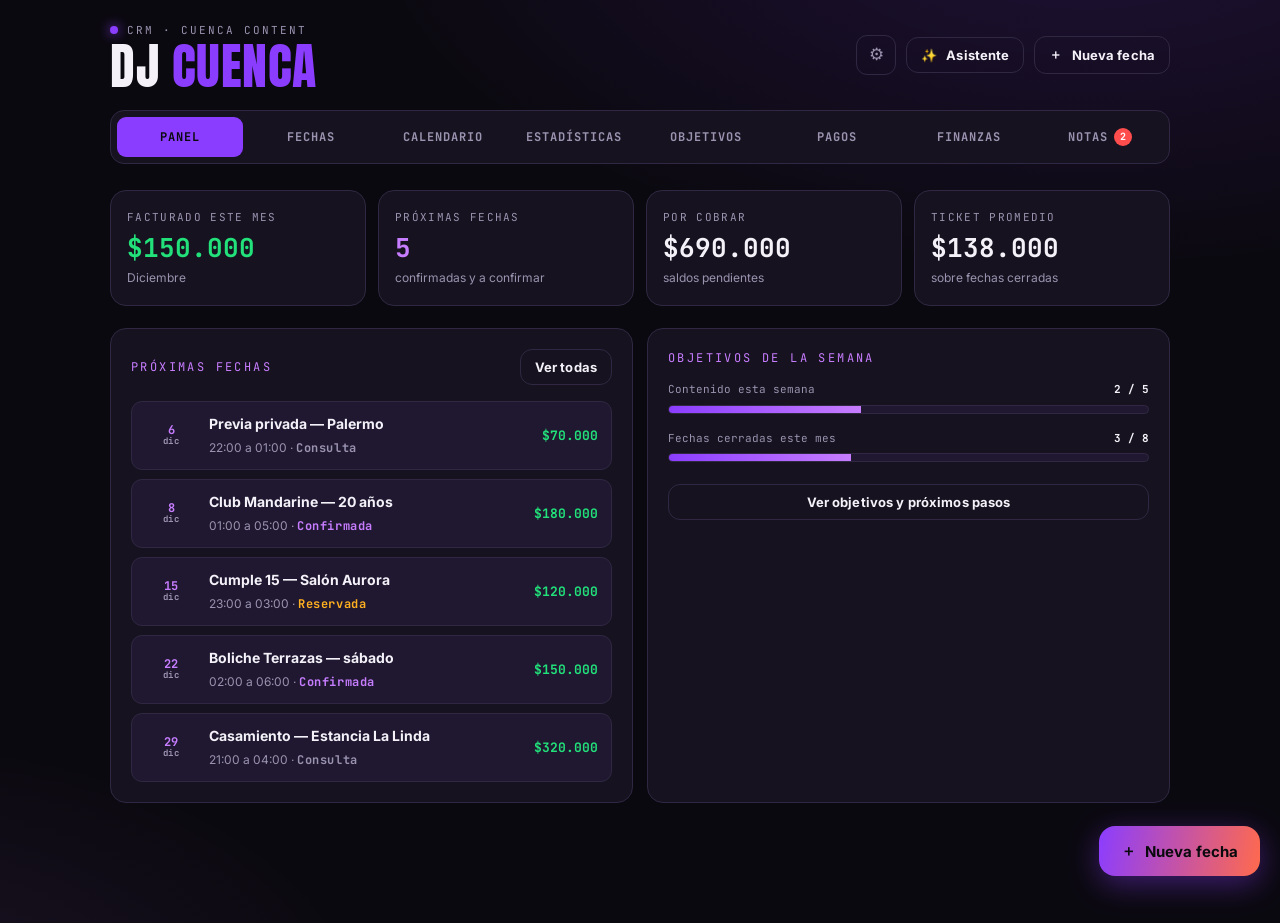
<file: site.html>
<!DOCTYPE html>
<html lang="es">
<head>
<meta charset="UTF-8">
<meta name="viewport" content="width=device-width, initial-scale=1.0">
<title>CRM DJ — Tu negocio en una sola pantalla</title>
<link rel="preconnect" href="https://fonts.googleapis.com">
<link rel="preconnect" href="https://fonts.gstatic.com" crossorigin>
<link href="https://fonts.googleapis.com/css2?family=Anton&family=Inter:wght@400;500;600;700&family=JetBrains+Mono:wght@500;700&display=swap" rel="stylesheet">
<style>
/* ============================================================
   CRM DJ — mismo lenguaje visual que la Auditoría DJ.
   Todo se guarda solo en el navegador de cada cliente.
   Para personalizar por cliente: editá el bloque CONFIG (abajo, en el JS).
   ============================================================ */
:root{
  --bg:#0b0910;
  --panel:#16121f;
  --panel-2:#1f1830;
  --line:#302843;
  --ink:#f4f1f9;
  --muted:#9b93b0;
  --accent:#8b3dff;
  --accent-2:#c77dff;
  --low:#ff4d4d;
  --mid:#ffb020;
  --high:#22e07a;
  --radius:16px;
}
*{box-sizing:border-box;margin:0;padding:0}
html{-webkit-text-size-adjust:100%}
body{
  background:
    radial-gradient(1200px 600px at 85% -10%, rgba(139,61,255,.16), transparent 60%),
    radial-gradient(900px 500px at -10% 110%, rgba(199,125,255,.09), transparent 55%),
    var(--bg);
  color:var(--ink);
  font-family:'Inter',system-ui,sans-serif;
  line-height:1.5;
  min-height:100vh;
  padding:22px 16px 120px;
}
.wrap{width:100%;max-width:1060px;margin:0 auto}

/* ---- header ---- */
.top{display:flex;align-items:center;justify-content:space-between;gap:14px;flex-wrap:wrap;margin-bottom:22px}
.ident{display:flex;flex-direction:column;gap:4px}
.brand{display:flex;align-items:center;gap:9px;color:var(--muted);
  font-family:'JetBrains Mono',monospace;font-size:11px;letter-spacing:.18em;text-transform:uppercase}
.brand .dot{width:8px;height:8px;border-radius:50%;background:var(--accent);box-shadow:0 0 12px var(--accent)}
.sync-chip{display:inline-flex;align-items:center;gap:6px;margin-left:6px;padding:3px 9px;border:1px solid var(--line);
  border-radius:20px;background:var(--panel);font-size:10px;letter-spacing:.06em}
.sync-chip .sc-dot{width:7px;height:7px;border-radius:50%;background:var(--muted);transition:background .3s}
.ident h1{font-family:'Anton',sans-serif;font-weight:400;line-height:.9;letter-spacing:.01em;
  font-size:clamp(30px,7vw,50px);text-transform:uppercase}
.ident h1 .hl{color:var(--accent)}
.top-actions{display:flex;gap:10px;align-items:center}

/* ---- buttons ---- */
.btn{appearance:none;border:none;cursor:pointer;font-family:'Inter';font-weight:700;font-size:15px;
  color:#0a0a0e;background:var(--accent);padding:12px 20px;border-radius:12px;letter-spacing:.01em;
  transition:transform .12s ease, filter .12s ease;display:inline-flex;align-items:center;justify-content:center;
  gap:9px;text-decoration:none;white-space:nowrap}
.btn:hover{filter:brightness(1.08)}
.btn:active{transform:translateY(1px)}
.btn.ghost{background:transparent;color:var(--ink);border:1px solid var(--line)}
.btn.ghost:hover{border-color:var(--accent);filter:none}
.btn.sm{padding:9px 14px;font-size:13px}
.btn.block{width:100%}
.btn.danger{background:transparent;color:var(--low);border:1px solid rgba(255,77,77,.35)}
.btn.danger:hover{filter:none;background:rgba(255,77,77,.08)}
.btn:focus-visible{outline:3px solid var(--accent-2);outline-offset:3px}
.iconbtn{appearance:none;background:transparent;border:1px solid var(--line);color:var(--muted);
  width:40px;height:40px;border-radius:11px;cursor:pointer;font-size:17px;display:inline-flex;
  align-items:center;justify-content:center;transition:.12s}
.iconbtn:hover{border-color:var(--accent);color:var(--ink)}

/* ---- nav ---- */
.nav{display:flex;gap:6px;background:var(--panel);border:1px solid var(--line);border-radius:14px;
  padding:6px;margin-bottom:26px;overflow-x:auto}
.nav button{flex:1;appearance:none;border:none;background:transparent;color:var(--muted);cursor:pointer;
  font-family:'JetBrains Mono',monospace;font-size:12px;letter-spacing:.08em;text-transform:uppercase;
  padding:11px 10px;border-radius:9px;transition:.14s;white-space:nowrap;font-weight:700}
.nav button:hover{color:var(--ink)}
.nav button.active{background:var(--accent);color:#0a0a0e}

/* ---- screens ---- */
.screen{display:none;animation:fade .3s ease}
.screen.active{display:block}
@keyframes fade{from{opacity:0;transform:translateY(6px)}to{opacity:1;transform:none}}

.eyebrow{font-family:'JetBrains Mono',monospace;font-size:12px;letter-spacing:.2em;
  text-transform:uppercase;color:var(--accent-2);margin-bottom:14px;display:block}
.sect-title{font-family:'Anton',sans-serif;font-weight:400;font-size:clamp(22px,5vw,30px);
  text-transform:uppercase;letter-spacing:.02em;margin-bottom:4px}
.sect-sub{color:var(--muted);font-size:14px;margin-bottom:20px;max-width:60ch}
.row-head{display:flex;align-items:center;justify-content:space-between;gap:12px;margin-bottom:16px;flex-wrap:wrap}

/* ---- cards / panels ---- */
.card{background:var(--panel);border:1px solid var(--line);border-radius:var(--radius);padding:20px}
.card.pad-sm{padding:16px}

/* ---- KPI grid ---- */
.kpis{display:grid;grid-template-columns:repeat(4,1fr);gap:12px;margin-bottom:22px}
.kpi{background:var(--panel);border:1px solid var(--line);border-radius:var(--radius);padding:18px 16px}
.kpi .k-label{font-family:'JetBrains Mono',monospace;font-size:11px;letter-spacing:.12em;
  text-transform:uppercase;color:var(--muted);margin-bottom:10px;display:block}
.kpi .k-val{font-family:'JetBrains Mono',monospace;font-weight:700;font-size:26px;line-height:1;color:var(--ink)}
.kpi .k-val.accent{color:var(--accent-2)}
.kpi .k-val.high{color:var(--high)}
.kpi .k-foot{font-size:12px;color:var(--muted);margin-top:8px}

.grid-2{display:grid;grid-template-columns:1fr 1fr;gap:14px}
.grid-3{display:grid;grid-template-columns:repeat(3,1fr);gap:14px}

/* ---- fields ---- */
.field{margin-bottom:14px}
.field label{display:block;font-size:13px;color:var(--muted);margin-bottom:7px}
.field input,.field select,.field textarea{width:100%;background:var(--panel-2);border:1px solid var(--line);
  color:var(--ink);padding:13px 14px;border-radius:11px;font-size:15px;font-family:inherit}
.field textarea{resize:vertical;min-height:70px}
.field input:focus,.field select:focus,.field textarea:focus{outline:none;border-color:var(--accent)}
.field select{appearance:none;
  background-image:linear-gradient(45deg,transparent 50%,var(--muted) 50%),linear-gradient(135deg,var(--muted) 50%,transparent 50%);
  background-position:calc(100% - 20px) 21px,calc(100% - 14px) 21px;background-size:6px 6px,6px 6px;background-repeat:no-repeat}
.field-row{display:grid;grid-template-columns:1fr 1fr;gap:12px}
.field-row-3{display:grid;grid-template-columns:1fr 1fr 1fr;gap:12px}

/* ---- pills ---- */
.pill{font-family:'JetBrains Mono',monospace;font-size:11px;font-weight:700;padding:4px 10px;
  border-radius:20px;letter-spacing:.05em;display:inline-flex;align-items:center;gap:6px}
.pill .pd{width:7px;height:7px;border-radius:50%}

/* ============ KANBAN ============ */
.board{display:grid;grid-template-columns:repeat(5,minmax(215px,1fr));gap:12px;overflow-x:auto;padding-bottom:8px}
.col{background:var(--panel);border:1px solid var(--line);border-radius:14px;padding:12px;min-height:120px;
  display:flex;flex-direction:column;gap:10px}
.col.drag-over{border-color:var(--accent);box-shadow:0 0 0 1px var(--accent)}
.col-head{display:flex;align-items:center;justify-content:space-between;gap:8px;padding:2px 2px 6px}
.col-head .ch-name{font-family:'JetBrains Mono',monospace;font-size:11px;letter-spacing:.1em;
  text-transform:uppercase;color:var(--muted);display:flex;align-items:center;gap:7px;font-weight:700}
.col-head .ch-count{font-family:'JetBrains Mono',monospace;font-size:11px;color:var(--muted);
  background:var(--panel-2);border:1px solid var(--line);border-radius:20px;padding:1px 8px}
.gig{background:var(--panel-2);border:1px solid var(--line);border-radius:12px;padding:12px;cursor:grab;
  transition:border-color .12s,transform .08s}
.gig:hover{border-color:var(--accent-2)}
.gig:active{cursor:grabbing}
.gig.dragging{opacity:.5}
.gig .g-top{display:flex;align-items:baseline;justify-content:space-between;gap:8px;margin-bottom:6px}
.gig .g-date{font-family:'JetBrains Mono',monospace;font-size:12px;font-weight:700;color:var(--accent-2)}
.gig .g-ticket{font-family:'JetBrains Mono',monospace;font-size:13px;font-weight:700;color:var(--high)}
.gig .g-place{font-weight:700;font-size:15px;line-height:1.2;margin-bottom:4px}
.gig .g-meta{font-size:12px;color:var(--muted);display:flex;flex-wrap:wrap;gap:4px 10px}
.gig .g-foot{display:flex;gap:6px;margin-top:10px}
.gig .g-foot select{flex:1;font-size:11px;padding:6px 8px;background:var(--panel);border:1px solid var(--line);
  color:var(--muted);border-radius:8px;font-family:'JetBrains Mono',monospace;appearance:none}
.gig .g-foot .mini{width:30px;height:30px;flex:none;background:var(--panel);border:1px solid var(--line);
  border-radius:8px;color:var(--muted);cursor:pointer;font-size:13px}
.gig .g-foot .mini:hover{color:var(--ink);border-color:var(--accent)}
.saldo-tag{font-family:'JetBrains Mono',monospace;font-size:10px;color:var(--mid);margin-top:6px;display:block}
.empty-col{color:var(--muted);font-size:12px;text-align:center;padding:14px 6px;opacity:.6;
  border:1px dashed var(--line);border-radius:10px}

/* ============ CALENDARIO ============ */
.cal-head{display:flex;align-items:center;justify-content:space-between;margin-bottom:16px}
.cal-head .cal-title{font-family:'Anton',sans-serif;font-size:24px;text-transform:uppercase;letter-spacing:.02em}
.cal-grid{display:grid;grid-template-columns:repeat(7,1fr);gap:6px}
.cal-dow{font-family:'JetBrains Mono',monospace;font-size:10px;letter-spacing:.1em;text-transform:uppercase;
  color:var(--muted);text-align:center;padding:4px 0}
.cal-cell{background:var(--panel);border:1px solid var(--line);border-radius:10px;min-height:82px;padding:7px;
  cursor:pointer;transition:.12s;display:flex;flex-direction:column;gap:4px;overflow:hidden}
.cal-cell:hover{border-color:var(--accent)}
.cal-cell.blank{background:transparent;border:none;cursor:default}
.cal-cell.today{border-color:var(--accent-2);box-shadow:inset 0 0 0 1px var(--accent-2)}
.cal-cell .cd{font-family:'JetBrains Mono',monospace;font-size:12px;color:var(--muted);font-weight:700}
.cal-cell.today .cd{color:var(--accent-2)}
.cal-chip{font-size:10px;line-height:1.25;padding:2px 5px;border-radius:5px;background:var(--panel-2);
  border-left:3px solid var(--accent);white-space:nowrap;overflow:hidden;text-overflow:ellipsis}
.cal-more{font-size:10px;color:var(--muted);font-family:'JetBrains Mono',monospace}

/* ============ ESTADÍSTICAS ============ */
.bars-chart{display:flex;align-items:flex-end;gap:10px;height:180px;padding-top:10px}
.bar-col{flex:1;display:flex;flex-direction:column;align-items:center;gap:8px;height:100%;justify-content:flex-end}
.bar{width:100%;max-width:46px;background:linear-gradient(180deg,var(--accent),var(--accent-2));
  border-radius:6px 6px 0 0;min-height:3px;transition:height .5s ease;position:relative}
.bar .bv{position:absolute;top:-18px;left:50%;transform:translateX(-50%);font-family:'JetBrains Mono',monospace;
  font-size:10px;color:var(--muted);white-space:nowrap}
.bar-lab{font-family:'JetBrains Mono',monospace;font-size:10px;letter-spacing:.06em;text-transform:uppercase;color:var(--muted)}
.stat-line{display:flex;align-items:center;justify-content:space-between;padding:11px 0;border-bottom:1px solid var(--line);font-size:14px}
.stat-line:last-child{border-bottom:none}
.stat-line .sl-lab{color:var(--muted)}
.stat-line .sl-val{font-family:'JetBrains Mono',monospace;font-weight:700}
.close-ring{display:flex;align-items:center;gap:18px}
.ring{--p:0;width:96px;height:96px;border-radius:50%;flex:none;
  background:conic-gradient(var(--high) calc(var(--p)*1%), var(--line) 0);
  display:flex;align-items:center;justify-content:center}
.ring .ring-in{width:74px;height:74px;border-radius:50%;background:var(--panel);display:flex;flex-direction:column;
  align-items:center;justify-content:center}
.ring .ring-in b{font-family:'JetBrains Mono',monospace;font-size:22px}
.ring .ring-in span{font-size:9px;color:var(--muted);text-transform:uppercase;letter-spacing:.1em}

/* ============ OBJETIVOS ============ */
.goal-card{background:var(--panel);border:1px solid var(--line);border-radius:var(--radius);padding:20px}
.goal-card h3{font-family:'Anton',sans-serif;font-weight:400;font-size:19px;text-transform:uppercase;
  letter-spacing:.02em;margin-bottom:4px}
.goal-card .g-sub{font-size:12px;color:var(--muted);margin-bottom:16px}
.counter{display:flex;align-items:center;justify-content:center;gap:18px;margin:6px 0 14px}
.counter .cnum{font-family:'JetBrains Mono',monospace;font-weight:700;font-size:40px;line-height:1}
.counter .cnum small{font-size:18px;color:var(--muted)}
.counter button{width:44px;height:44px;border-radius:50%;border:1px solid var(--line);background:var(--panel-2);
  color:var(--ink);font-size:22px;cursor:pointer;transition:.12s}
.counter button:hover{border-color:var(--accent);color:var(--accent-2)}
.prog{height:9px;background:var(--panel-2);border:1px solid var(--line);border-radius:20px;overflow:hidden}
.prog i{display:block;height:100%;background:linear-gradient(90deg,var(--accent),var(--accent-2));width:0;transition:width .5s ease}
.prog.high i{background:linear-gradient(90deg,var(--high),#7ef0b0)}
.prog-lab{display:flex;justify-content:space-between;font-family:'JetBrains Mono',monospace;font-size:11px;
  color:var(--muted);margin-top:8px}
.checklist{list-style:none;display:flex;flex-direction:column;gap:8px}
.check-item{display:flex;align-items:center;gap:12px;background:var(--panel-2);border:1px solid var(--line);
  border-radius:11px;padding:11px 13px}
.check-item .cb{width:22px;height:22px;border-radius:6px;border:2px solid var(--line);flex:none;cursor:pointer;
  display:flex;align-items:center;justify-content:center;font-size:13px;color:#0a0a0e;transition:.12s}
.check-item .cb.on{background:var(--high);border-color:var(--high)}
.check-item .ci-text{flex:1;font-size:14px}
.check-item.done .ci-text{text-decoration:line-through;color:var(--muted)}
.check-item .del{background:none;border:none;color:var(--muted);cursor:pointer;font-size:16px;opacity:.6}
.check-item .del:hover{color:var(--low);opacity:1}
.add-inline{display:flex;gap:8px;margin-top:12px}
.add-inline input{flex:1;background:var(--panel-2);border:1px solid var(--line);color:var(--ink);
  padding:11px 13px;border-radius:11px;font-size:14px;font-family:inherit}
.add-inline input:focus{outline:none;border-color:var(--accent)}

/* ============ PAGOS ============ */
.pay-list{list-style:none;display:flex;flex-direction:column;gap:8px;margin-top:6px}
.pay-item{display:flex;align-items:center;gap:12px;background:var(--panel-2);border:1px solid var(--line);
  border-radius:11px;padding:12px 14px}
.pay-item .p-monto{font-family:'JetBrains Mono',monospace;font-weight:700;font-size:16px;color:var(--high)}
.pay-item .p-info{flex:1;min-width:0}
.pay-item .p-info b{font-size:14px;display:block}
.pay-item .p-info span{font-size:12px;color:var(--muted)}
.pay-item .del{background:none;border:none;color:var(--muted);cursor:pointer;font-size:16px;opacity:.6}
.pay-item .del:hover{color:var(--low);opacity:1}

/* ---- proximas fechas mini ---- */
.up-list{list-style:none;display:flex;flex-direction:column;gap:9px}
.up-item{display:flex;align-items:center;gap:12px;background:var(--panel-2);border:1px solid var(--line);
  border-radius:11px;padding:11px 13px}
.up-item .u-date{font-family:'JetBrains Mono',monospace;font-size:12px;font-weight:700;color:var(--accent-2);
  text-align:center;line-height:1.1;flex:none;width:52px}
.up-item .u-date small{display:block;font-size:9px;color:var(--muted);letter-spacing:.05em}
.up-item .u-body{flex:1;min-width:0}
.up-item .u-body b{font-size:14px;display:block}
.up-item .u-body span{font-size:12px;color:var(--muted)}
.up-item .u-tick{font-family:'JetBrains Mono',monospace;font-weight:700;font-size:13px;color:var(--high)}

/* ---- empty states ---- */
.empty{text-align:center;padding:40px 20px;color:var(--muted)}
.empty .e-emoji{font-size:34px;margin-bottom:12px;opacity:.7}
.empty p{max-width:34ch;margin:0 auto 16px;font-size:14px}

/* ============ MODAL ============ */
.overlay{position:fixed;inset:0;background:rgba(6,4,10,.78);backdrop-filter:blur(3px);z-index:50;
  display:none;align-items:flex-start;justify-content:center;padding:24px 16px;overflow-y:auto}
.overlay.open{display:flex}
.modal{background:var(--panel);border:1px solid var(--line);border-radius:var(--radius);padding:24px;
  width:100%;max-width:480px;margin:auto;animation:pop .22s ease}
@keyframes pop{from{opacity:0;transform:scale(.97) translateY(8px)}to{opacity:1;transform:none}}
.modal-head{display:flex;align-items:center;justify-content:space-between;margin-bottom:18px}
.modal-head h2{font-family:'Anton',sans-serif;font-weight:400;font-size:24px;text-transform:uppercase;letter-spacing:.02em}
.modal-head .x{background:none;border:none;color:var(--muted);font-size:24px;cursor:pointer;line-height:1}
.modal-head .x:hover{color:var(--ink)}
.modal-foot{display:flex;gap:10px;margin-top:20px}
.estado-chips{display:flex;gap:6px;flex-wrap:wrap;margin-bottom:6px}
.estado-chips .ec{border:1px solid var(--line);background:var(--panel-2);color:var(--muted);border-radius:20px;
  padding:7px 12px;font-size:12px;cursor:pointer;font-family:'JetBrains Mono',monospace;letter-spacing:.04em;
  display:flex;align-items:center;gap:6px}
.estado-chips .ec.on{border-color:var(--accent);color:var(--ink);background:var(--panel)}

/* ---- FAB ---- */
.fab{position:fixed;right:20px;bottom:24px;z-index:40;background:linear-gradient(100deg,var(--accent),#ff6a4d);
  color:#0a0a0e;border:none;border-radius:16px;padding:15px 22px;font-family:'Inter';font-weight:700;font-size:15px;
  cursor:pointer;box-shadow:0 8px 30px rgba(139,61,255,.4);display:inline-flex;align-items:center;gap:9px}
.fab:hover{filter:brightness(1.08)}
.fab:active{transform:translateY(1px)}

.toast{position:fixed;left:50%;bottom:88px;transform:translateX(-50%) translateY(20px);z-index:60;
  background:var(--panel);border:1px solid var(--accent);color:var(--ink);padding:12px 20px;border-radius:12px;
  font-size:14px;font-weight:600;opacity:0;pointer-events:none;transition:.3s}
.toast.show{opacity:1;transform:translateX(-50%) translateY(0)}

/* ============ NOTAS + RECORDATORIOS ============ */
.notas-grid{columns:2;column-gap:12px}
@media (max-width:520px){.notas-grid{columns:1}}
.nota{break-inside:avoid;margin-bottom:12px;border:1px solid var(--line);border-radius:14px;padding:14px 15px;
  background:var(--panel);border-left:4px solid var(--accent-2);position:relative}
.nota.c1{border-left-color:var(--accent)} .nota.c2{border-left-color:var(--mid)}
.nota.c3{border-left-color:var(--high)} .nota.c4{border-left-color:var(--accent-2)} .nota.c5{border-left-color:#4db8ff}
.nota.pin{box-shadow:0 0 0 1px var(--accent-2)}
.nota .n-text{font-size:14px;line-height:1.5;white-space:pre-wrap;word-break:break-word}
.nota .n-foot{display:flex;align-items:center;justify-content:space-between;margin-top:10px}
.nota .n-date{font-family:'JetBrains Mono',monospace;font-size:10px;color:var(--muted)}
.nota .n-actions{display:flex;gap:4px}
.nota .n-actions button{background:none;border:none;color:var(--muted);cursor:pointer;font-size:14px;padding:2px 4px;opacity:.65}
.nota .n-actions button:hover{opacity:1;color:var(--ink)}
.nota .n-actions .pinb.on{color:var(--accent-2);opacity:1}
.rec-list{list-style:none;display:flex;flex-direction:column;gap:8px}
.rec-item{display:flex;align-items:flex-start;gap:11px;background:var(--panel-2);border:1px solid var(--line);
  border-radius:11px;padding:11px 13px}
.rec-item.venc{border-color:rgba(255,77,77,.4)}
.rec-item.hoy{border-color:rgba(255,176,32,.4)}
.rec-item .cb{width:20px;height:20px;border-radius:6px;border:2px solid var(--line);flex:none;cursor:pointer;
  display:flex;align-items:center;justify-content:center;font-size:12px;color:#0a0a0e;margin-top:1px}
.rec-item .cb.on{background:var(--high);border-color:var(--high)}
.rec-item.done .r-text{text-decoration:line-through;color:var(--muted)}
.rec-item .r-body{flex:1;min-width:0}
.rec-item .r-text{font-size:14px;line-height:1.35}
.rec-item .r-when{font-family:'JetBrains Mono',monospace;font-size:11px;margin-top:3px;display:block}
.rec-item .r-when.venc{color:var(--low)} .rec-item .r-when.hoy{color:var(--mid)} .rec-item .r-when.fut{color:var(--muted)}
.rec-item .del{background:none;border:none;color:var(--muted);cursor:pointer;font-size:15px;opacity:.6}
.rec-item .del:hover{color:var(--low);opacity:1}
.rec-badge{display:inline-flex;align-items:center;justify-content:center;min-width:18px;height:18px;padding:0 5px;
  border-radius:20px;background:var(--low);color:#fff;font-size:10px;font-weight:700;margin-left:6px;font-family:'JetBrains Mono',monospace}

/* ============ FINANZAS ============ */
.fin-nav{display:flex;align-items:center;justify-content:space-between;margin-bottom:16px}
.fin-month{font-family:'Anton',sans-serif;font-size:22px;text-transform:uppercase;letter-spacing:.02em}
.fin-month-kpis{display:grid;grid-template-columns:repeat(4,1fr);gap:10px}
.fin-mk{background:var(--panel-2);border:1px solid var(--line);border-radius:12px;padding:14px 13px}
.fin-mk .l{font-family:'JetBrains Mono',monospace;font-size:10px;letter-spacing:.1em;text-transform:uppercase;color:var(--muted);display:block;margin-bottom:8px}
.fin-mk .v{font-family:'JetBrains Mono',monospace;font-weight:700;font-size:20px}
.fin-mk .v.in{color:var(--high)} .fin-mk .v.out{color:var(--low)} .fin-mk .v.net{color:var(--accent-2)}
.seg{display:flex;gap:6px;background:var(--panel-2);border:1px solid var(--line);border-radius:11px;padding:5px}
.seg-b{flex:1;appearance:none;border:none;background:transparent;color:var(--muted);cursor:pointer;
  font-family:'JetBrains Mono',monospace;font-size:12px;letter-spacing:.05em;text-transform:uppercase;
  padding:9px;border-radius:8px;font-weight:700}
.seg-b.active{background:var(--accent);color:#0a0a0e}
.seg.hidden{display:none}
.break-row{display:flex;align-items:center;gap:10px;margin-bottom:9px}
.break-row .br-lab{font-size:13px;color:var(--ink);width:120px;flex:none;overflow:hidden;text-overflow:ellipsis;white-space:nowrap}
.break-row .br-bar{flex:1;height:8px;background:var(--panel-2);border:1px solid var(--line);border-radius:20px;overflow:hidden}
.break-row .br-bar i{display:block;height:100%;border-radius:20px}
.break-row .br-bar i.in{background:linear-gradient(90deg,var(--high),#7ef0b0)}
.break-row .br-bar i.out{background:linear-gradient(90deg,var(--low),#ff8a5c)}
.break-row .br-val{font-family:'JetBrains Mono',monospace;font-size:12px;width:82px;text-align:right;flex:none}
.break-empty{color:var(--muted);font-size:12px;padding:8px 0;opacity:.7}
.fin-table-wrap{overflow-x:auto}
.fin-table{width:100%;border-collapse:collapse;font-size:13px}
.fin-table th{font-family:'JetBrains Mono',monospace;font-size:10px;letter-spacing:.08em;text-transform:uppercase;
  color:var(--muted);text-align:right;padding:8px 10px;border-bottom:1px solid var(--line);font-weight:700}
.fin-table th:first-child{text-align:left}
.fin-table td{padding:9px 10px;border-bottom:1px solid var(--line);text-align:right;font-family:'JetBrains Mono',monospace}
.fin-table td:first-child{text-align:left;color:var(--muted);text-transform:capitalize}
.fin-table td.in{color:var(--high)} .fin-table td.out{color:var(--low)} .fin-table td.net{color:var(--accent-2);font-weight:700}
.fin-table tr.cur td{background:rgba(139,61,255,.07)}
.mov-list{list-style:none;display:flex;flex-direction:column;gap:8px}
.mov-item{display:flex;align-items:center;gap:12px;background:var(--panel-2);border:1px solid var(--line);border-radius:11px;padding:11px 13px}
.mov-item .m-ico{width:34px;height:34px;border-radius:9px;flex:none;display:flex;align-items:center;justify-content:center;font-size:15px}
.mov-item .m-ico.in{background:rgba(34,224,122,.12);color:var(--high)}
.mov-item .m-ico.out{background:rgba(255,77,77,.12);color:var(--low)}
.mov-item .m-body{flex:1;min-width:0}
.mov-item .m-body b{font-size:14px;display:block}
.mov-item .m-body span{font-size:12px;color:var(--muted)}
.mov-item .m-monto{font-family:'JetBrains Mono',monospace;font-weight:700;font-size:15px}
.mov-item .m-monto.in{color:var(--high)} .mov-item .m-monto.out{color:var(--low)}
.mov-item .del{background:none;border:none;color:var(--muted);cursor:pointer;font-size:15px;opacity:.6}
.mov-item .del:hover{color:var(--low);opacity:1}

/* ============ PROYECTOS ============ */
.proy-board{display:grid;grid-template-columns:repeat(auto-fill,minmax(230px,1fr));gap:12px}
.proy{background:var(--panel);border:1px solid var(--line);border-radius:14px;padding:15px;cursor:pointer;
  border-top:3px solid var(--muted);transition:.12s}
.proy:hover{border-color:var(--accent-2)}
.proy.e-idea{border-top-color:var(--muted)} .proy.e-probando{border-top-color:var(--mid)}
.proy.e-activo{border-top-color:var(--high)} .proy.e-pausado{border-top-color:var(--accent-2)} .proy.e-descartado{border-top-color:var(--low);opacity:.6}
.proy .p-top{display:flex;align-items:center;justify-content:space-between;gap:8px;margin-bottom:8px}
.proy .p-estado{font-family:'JetBrains Mono',monospace;font-size:10px;letter-spacing:.06em;text-transform:uppercase;padding:3px 9px;border-radius:20px;border:1px solid var(--line)}
.proy .p-prio{font-size:14px}
.proy .p-name{font-weight:700;font-size:15px;line-height:1.25;margin-bottom:5px}
.proy .p-desc{font-size:12px;color:var(--muted);line-height:1.45;margin-bottom:10px;display:-webkit-box;-webkit-line-clamp:3;-webkit-box-orient:vertical;overflow:hidden}
.proy .p-paso{font-size:12px;color:var(--accent-2);display:flex;align-items:center;gap:6px}
.proy-empty{grid-column:1/-1;text-align:center;padding:30px;color:var(--muted)}


.modal-ai{max-width:560px;display:flex;flex-direction:column;max-height:calc(100vh - 48px)}
.ai-tabs{display:flex;gap:6px;background:var(--panel-2);border:1px solid var(--line);border-radius:11px;padding:5px;margin-bottom:16px}
.ai-tab{flex:1;appearance:none;border:none;background:transparent;color:var(--muted);cursor:pointer;
  font-family:'JetBrains Mono',monospace;font-size:12px;letter-spacing:.05em;text-transform:uppercase;
  padding:9px;border-radius:8px;font-weight:700}
.ai-tab.active{background:var(--accent);color:#0a0a0e}
.ai-quick{display:flex;gap:7px;flex-wrap:wrap;margin-bottom:14px}
.ai-quick button{background:var(--panel-2);border:1px solid var(--line);color:var(--ink);border-radius:20px;
  padding:7px 13px;font-size:12px;cursor:pointer;transition:.12s}
.ai-quick button:hover{border-color:var(--accent);background:var(--panel)}
.ai-thread{flex:1;overflow-y:auto;min-height:120px;max-height:44vh;display:flex;flex-direction:column;gap:10px;
  margin-bottom:14px;padding-right:2px}
.ai-empty{color:var(--muted);font-size:13px;text-align:center;padding:26px 10px}
.ai-bubble{max-width:88%;padding:11px 14px;border-radius:14px;font-size:14px;line-height:1.5;white-space:pre-wrap;word-break:break-word}
.ai-bubble.user{align-self:flex-end;background:var(--accent);color:#0a0a0e;border-bottom-right-radius:5px}
.ai-bubble.bot{align-self:flex-start;background:var(--panel-2);border:1px solid var(--line);border-bottom-left-radius:5px}
.ai-bubble.bot .copybtn{display:block;margin-top:9px;background:none;border:1px solid var(--line);color:var(--muted);
  border-radius:8px;padding:5px 10px;font-size:11px;cursor:pointer;font-family:'JetBrains Mono',monospace}
.ai-bubble.bot .copybtn:hover{color:var(--ink);border-color:var(--accent)}
.ai-typing{align-self:flex-start;color:var(--muted);font-size:13px;font-family:'JetBrains Mono',monospace;padding:4px 2px}
.ai-input{display:flex;gap:8px;align-items:flex-end}
.ai-input textarea{flex:1;background:var(--panel-2);border:1px solid var(--line);color:var(--ink);
  padding:12px 14px;border-radius:11px;font-size:14px;font-family:inherit;resize:none}
.ai-input textarea:focus{outline:none;border-color:var(--accent)}
.ai-status{font-size:13px;color:var(--muted);margin-top:12px;text-align:center;min-height:18px}
.ai-status.err{color:var(--low)}
.ai-foot{font-size:11px;color:var(--muted);text-align:center;margin-top:12px;opacity:.8}

@media (max-width:720px){

  .kpis{grid-template-columns:1fr 1fr}
  .grid-2,.grid-3{grid-template-columns:1fr}
  .field-row,.field-row-3{grid-template-columns:1fr}
  .top-actions .btn span{display:none}
  .fab span{display:none}
  .fab{padding:16px;border-radius:50%}
}
@media (prefers-reduced-motion:reduce){*{animation:none!important;transition:none!important}}
</style>
</head>
<body>
<div class="wrap">

  <!-- ===== HEADER ===== -->
  <div class="top">
    <div class="ident">
      <div class="brand"><span class="dot"></span> <span id="brandLine">CRM · Cuenca Content</span>
        <span class="sync-chip" id="syncChip" style="display:none"><span class="sc-dot"></span><span class="sc-txt"></span></span></div>
      <h1 id="djName">DJ <span class="hl">CUENCA</span></h1>
    </div>
    <div class="top-actions">
      <button class="iconbtn" id="btnAjustes" title="Ajustes">⚙︎</button>
      <button class="btn ghost sm" id="btnAsistente" title="Asistente IA">✨ <span>Asistente</span></button>
      <button class="btn ghost sm" id="btnNueva">＋ <span>Nueva fecha</span></button>
    </div>
  </div>

  <!-- ===== NAV ===== -->
  <nav class="nav" id="nav">
    <button data-tab="panel" class="active">Panel</button>
    <button data-tab="fechas">Fechas</button>
    <button data-tab="calendario">Calendario</button>
    <button data-tab="stats">Estadísticas</button>
    <button data-tab="objetivos">Objetivos</button>
    <button data-tab="pagos">Pagos</button>
    <button data-tab="finanzas">Finanzas</button>
    <button data-tab="notas">Notas</button>
  </nav>

  <!-- ===== PANEL ===== -->
  <section class="screen active" id="tab-panel">
    <div class="kpis" id="kpis"></div>
    <div class="grid-2">
      <div class="card">
        <div class="row-head"><span class="eyebrow" style="margin:0">Próximas fechas</span>
          <button class="btn ghost sm" data-goto="fechas">Ver todas</button></div>
        <div id="proximas"></div>
      </div>
      <div class="card">
        <span class="eyebrow" style="margin-bottom:14px">Objetivos de la semana</span>
        <div id="panelObjetivos"></div>
      </div>
    </div>
  </section>

  <!-- ===== FECHAS (KANBAN) ===== -->
  <section class="screen" id="tab-fechas">
    <div class="row-head">
      <div>
        <div class="sect-title">Tus fechas</div>
        <div class="sect-sub" style="margin:0">Arrastrá las tarjetas entre columnas, o cambiá el estado desde el selector de cada una. Tocá una tarjeta para editar todo.</div>
      </div>
      <button class="btn sm" id="btnNueva2">＋ Nueva fecha</button>
    </div>
    <div class="board" id="board"></div>
  </section>

  <!-- ===== CALENDARIO ===== -->
  <section class="screen" id="tab-calendario">
    <div class="card">
      <div class="cal-head">
        <button class="iconbtn" id="calPrev">←</button>
        <div class="cal-title" id="calTitle">—</div>
        <button class="iconbtn" id="calNext">→</button>
      </div>
      <div class="cal-grid" id="calGrid"></div>
    </div>
  </section>

  <!-- ===== ESTADÍSTICAS ===== -->
  <section class="screen" id="tab-stats">
    <div class="kpis" id="statKpis"></div>
    <div class="grid-2" style="margin-bottom:14px">
      <div class="card">
        <span class="eyebrow" style="margin-bottom:8px">Facturación por mes</span>
        <div class="bars-chart" id="chart"></div>
      </div>
      <div class="card">
        <span class="eyebrow" style="margin-bottom:16px">Tasa de cierre</span>
        <div class="close-ring">
          <div class="ring" id="ring"><div class="ring-in"><b id="ringPct">0%</b><span>cierre</span></div></div>
          <div id="cierreDetalle" style="flex:1"></div>
        </div>
      </div>
    </div>
    <div class="card">
      <span class="eyebrow" style="margin-bottom:8px">Resumen del negocio</span>
      <div id="statResumen"></div>
    </div>
  </section>

  <!-- ===== OBJETIVOS ===== -->
  <section class="screen" id="tab-objetivos">
    <div class="grid-2" style="margin-bottom:14px">
      <div class="goal-card" id="goalContenido"></div>
      <div class="goal-card" id="goalFechas"></div>
    </div>
    <div class="grid-2">
      <div class="card">
        <span class="eyebrow" style="margin-bottom:14px">Próximos pasos</span>
        <ul class="checklist" id="pasos"></ul>
        <div class="add-inline">
          <input id="pasoInput" placeholder="Ej: cerrar 2 boliches nuevos esta semana" maxlength="120">
          <button class="btn sm" id="pasoAdd">Agregar</button>
        </div>
      </div>
      <div class="card">
        <span class="eyebrow" style="margin-bottom:14px">Objetivos a lograr</span>
        <ul class="checklist" id="objetivos"></ul>
        <div class="add-inline">
          <input id="objInput" placeholder="Ej: tocar en un festival grande" maxlength="120">
          <button class="btn sm" id="objAdd">Agregar</button>
        </div>
      </div>
    </div>
  </section>

  <!-- ===== PAGOS ===== -->
  <section class="screen" id="tab-pagos">
    <div class="grid-2">
      <div class="card">
        <span class="eyebrow" style="margin-bottom:16px">Cargar un pago</span>
        <div class="field">
          <label>Monto</label>
          <input id="payMonto" type="number" inputmode="numeric" placeholder="0">
        </div>
        <div class="field-row">
          <div class="field">
            <label>Concepto</label>
            <select id="payConcepto">
              <option value="Seña">Seña</option>
              <option value="Saldo">Saldo</option>
              <option value="Total">Total</option>
              <option value="Otro">Otro</option>
            </select>
          </div>
          <div class="field">
            <label>Método</label>
            <select id="payMetodo">
              <option>Efectivo</option>
              <option>Transferencia</option>
              <option>Mercado Pago</option>
              <option>Otro</option>
            </select>
          </div>
        </div>
        <div class="field-row">
          <div class="field">
            <label>Fecha del pago</label>
            <input id="payFecha" type="date">
          </div>
          <div class="field">
            <label>Fecha asociada (opcional)</label>
            <select id="payGig"><option value="">Sin asociar</option></select>
          </div>
        </div>
        <button class="btn block" id="payAdd">Registrar pago</button>
      </div>
      <div class="card">
        <div class="row-head"><span class="eyebrow" style="margin:0">Últimos pagos</span>
          <span class="pill" style="background:rgba(34,224,122,.12);color:var(--high)"><span class="pd" style="background:var(--high)"></span><span id="payTotalMes">$0</span> este mes</span></div>
        <ul class="pay-list" id="payList"></ul>
      </div>
    </div>
  </section>

  <!-- ===== FINANZAS ===== -->
  <section class="screen" id="tab-finanzas">
    <span class="eyebrow">Resumen anual</span>
    <div class="kpis" id="finAnual"></div>

    <div class="card" style="margin-bottom:14px">
      <div class="fin-nav">
        <button class="iconbtn" id="finPrev">←</button>
        <div class="fin-month" id="finMonthTitle">—</div>
        <button class="iconbtn" id="finNext">→</button>
      </div>
      <div class="fin-month-kpis" id="finMonthKpis"></div>
      <div class="grid-2" style="margin-top:16px">
        <div>
          <span class="eyebrow" style="margin-bottom:12px">Gastos del mes</span>
          <div id="finGastosBreak"></div>
        </div>
        <div>
          <span class="eyebrow" style="margin-bottom:12px">Ingresos del mes</span>
          <div id="finIngresosBreak"></div>
        </div>
      </div>
    </div>

    <div class="grid-2" style="align-items:start">
      <div class="card">
        <span class="eyebrow" style="margin-bottom:16px">Cargar movimiento</span>
        <div class="seg" id="movTipo">
          <button class="seg-b active" data-tipo="gasto">Gasto</button>
          <button class="seg-b" data-tipo="ingreso">Ingreso</button>
        </div>
        <div class="seg" id="movClase" style="margin-top:10px">
          <button class="seg-b active" data-clase="variable">Variable</button>
          <button class="seg-b" data-clase="fijo">Fijo</button>
        </div>
        <div class="field" style="margin-top:14px">
          <label>Monto</label>
          <input id="movMonto" type="number" inputmode="numeric" placeholder="0">
        </div>
        <div class="field-row">
          <div class="field">
            <label>Categoría</label>
            <input id="movCat" list="catList" placeholder="Ej: Marketing / Ads">
            <datalist id="catList"></datalist>
          </div>
          <div class="field">
            <label>Fecha</label>
            <input id="movFecha" type="date">
          </div>
        </div>
        <div class="field">
          <label>Concepto (opcional)</label>
          <input id="movConcepto" placeholder="Detalle corto">
        </div>
        <button class="btn block" id="movAdd">Agregar movimiento</button>
      </div>

      <div class="card">
        <div class="row-head"><span class="eyebrow" style="margin:0">Por mes</span></div>
        <div class="fin-table-wrap"><table class="fin-table" id="finTable"></table></div>
      </div>
    </div>

    <div class="card" style="margin-top:14px">
      <div class="row-head"><span class="eyebrow" style="margin:0">Últimos movimientos</span>
        <button class="btn ghost sm" id="finSaldoBtn">Saldo de apertura</button></div>
      <ul class="mov-list" id="movList"></ul>
    </div>
  </section>

  <!-- ===== NOTAS + RECORDATORIOS ===== -->
  <section class="screen" id="tab-notas">
    <div class="grid-2" style="align-items:start">
      <div>
        <div class="row-head">
          <div><div class="sect-title">Notas & ideas</div>
          <div class="sect-sub" style="margin:0">Todo lo que se te cruza: ideas de sets, contactos, pendientes, lo que sea.</div></div>
        </div>
        <div class="add-inline" style="margin-bottom:16px">
          <input id="notaInput" placeholder="Escribí una idea rápida y Enter…" maxlength="500">
          <button class="btn sm" id="notaAdd">Anotar</button>
        </div>
        <div id="notasWrap"></div>
      </div>
      <div class="card">
        <span class="eyebrow" style="margin-bottom:14px">Recordatorios</span>
        <div class="field-row" style="margin-bottom:10px">
          <div class="field" style="margin:0"><input id="recTexto" placeholder="Ej: pedir seña al boliche" maxlength="140"></div>
        </div>
        <div class="add-inline" style="margin-top:0">
          <input id="recFecha" type="datetime-local" style="flex:1">
          <button class="btn sm" id="recAdd">Sumar</button>
        </div>
        <ul class="rec-list" id="recList" style="margin-top:16px"></ul>
      </div>
    </div>

    <div class="row-head" style="margin-top:26px">
      <div><div class="sect-title">Proyectos & ideas</div>
      <div class="sect-sub" style="margin:0">Futuros proyectos e ideas para testear: movelas de Idea → Probando → Activo a medida que avanzan.</div></div>
      <button class="btn sm" id="proyAdd">＋ Nuevo proyecto</button>
    </div>
    <div class="proy-board" id="proyBoard"></div>
  </section>

</div>

<!-- ===== FAB ===== -->
<button class="fab" id="fab">＋ <span>Nueva fecha</span></button>

<!-- ===== MODAL PROYECTO ===== -->
<div class="overlay" id="modalProy">
  <div class="modal">
    <div class="modal-head">
      <h2 id="proyTitle">Nuevo proyecto</h2>
      <button class="x" data-close>✕</button>
    </div>
    <div class="field"><label>Nombre del proyecto / idea *</label><input id="pyNombre" placeholder="Ej: Fiesta propia mensual"></div>
    <div class="field"><label>De qué se trata</label><textarea id="pyDesc" placeholder="Qué es, por qué, qué querés probar…"></textarea></div>
    <div class="field-row">
      <div class="field"><label>Estado</label>
        <select id="pyEstado">
          <option value="idea">Idea</option>
          <option value="probando">Probando</option>
          <option value="activo">Activo</option>
          <option value="pausado">Pausado</option>
          <option value="descartado">Descartado</option>
        </select>
      </div>
      <div class="field"><label>Prioridad</label>
        <select id="pyPrio"><option value="alta">Alta</option><option value="media" selected>Media</option><option value="baja">Baja</option></select>
      </div>
    </div>
    <div class="field"><label>Próximo paso</label><input id="pyPaso" placeholder="La acción concreta que sigue"></div>
    <div class="modal-foot">
      <button class="btn danger sm" id="pyDelete" style="display:none">Eliminar</button>
      <button class="btn block" id="pySave">Guardar proyecto</button>
    </div>
  </div>
</div>

<!-- ===== MODAL ASISTENTE IA ===== -->
<div class="overlay" id="modalAsistente">
  <div class="modal modal-ai">
    <div class="modal-head">
      <h2>✨ Asistente</h2>
      <button class="x" data-close>✕</button>
    </div>
    <div class="ai-tabs">
      <button class="ai-tab active" data-aitab="chat">Secretaría</button>
      <button class="ai-tab" data-aitab="parse">Chat → fecha</button>
    </div>

    <!-- modo chat -->
    <div id="aiChat">
      <div class="ai-quick" id="aiQuick"></div>
      <div class="ai-thread" id="aiThread"></div>
      <div class="ai-input">
        <textarea id="aiMsg" rows="2" placeholder="Pedile lo que necesites: redactar un mensaje, seguimiento, ideas…"></textarea>
        <button class="btn" id="aiSend" style="width:auto">Enviar</button>
      </div>
    </div>

    <!-- modo parse -->
    <div id="aiParse" style="display:none">
      <p class="sect-sub">Pegá el mensaje que te mandó el cliente/venue y lo convierto en una fecha lista para guardar.</p>
      <div class="field"><textarea id="parseText" rows="5" placeholder="Ej: Hola! Queríamos contratarte para el sábado 14 en el salón Aurora, de 1 a 5. Pagamos 150 lucas."></textarea></div>
      <button class="btn block" id="parseBtn">Convertir en fecha →</button>
      <div id="parseStatus" class="ai-status"></div>
    </div>

    <div class="ai-foot" id="aiFoot"></div>
  </div>
</div>

<!-- ===== MODAL FECHA ===== -->
<div class="overlay" id="modalFecha">
  <div class="modal">
    <div class="modal-head">
      <h2 id="modalFechaTitle">Nueva fecha</h2>
      <button class="x" data-close>✕</button>
    </div>
    <div class="field">
      <label>Lugar / venue *</label>
      <input id="fLugar" placeholder="Ej: Club XYZ — cumple de 15">
    </div>
    <div class="field-row">
      <div class="field">
        <label>Fecha *</label>
        <input id="fFecha" type="date">
      </div>
      <div class="field">
        <label>Horario</label>
        <input id="fHorario" type="text" placeholder="Ej: 23:30 a 04:00">
      </div>
    </div>
    <div class="field-row">
      <div class="field">
        <label>Contacto / número</label>
        <input id="fContacto" type="text" placeholder="Ej: Juan · 11 5555-5555">
      </div>
      <div class="field">
        <label>Ticket cerrado ($)</label>
        <input id="fTicket" type="number" inputmode="numeric" placeholder="0">
      </div>
    </div>
    <div class="field">
      <label>Seña cobrada ($) — opcional</label>
      <input id="fSena" type="number" inputmode="numeric" placeholder="0">
    </div>
    <div class="field">
      <label>Estado</label>
      <div class="estado-chips" id="estadoChips"></div>
    </div>
    <div class="field">
      <label>Notas — opcional</label>
      <textarea id="fNotas" placeholder="Equipo, requerimientos, cómo llegó el contacto…"></textarea>
    </div>
    <div class="modal-foot">
      <button class="btn danger sm" id="fDelete" style="display:none">Eliminar</button>
      <button class="btn block" id="fSave">Guardar fecha</button>
    </div>
  </div>
</div>

<!-- ===== MODAL AJUSTES ===== -->
<div class="overlay" id="modalAjustes">
  <div class="modal">
    <div class="modal-head">
      <h2>Ajustes</h2>
      <button class="x" data-close>✕</button>
    </div>
    <div class="field">
      <label>Nombre artístico</label>
      <input id="aNombre" placeholder="DJ CUENCA">
    </div>
    <div class="field-row">
      <div class="field">
        <label>Handle / @</label>
        <input id="aHandle" placeholder="@djcuenca">
      </div>
      <div class="field">
        <label>Moneda</label>
        <input id="aMoneda" maxlength="4" placeholder="$">
      </div>
    </div>
    <div class="field-row">
      <div class="field">
        <label>Meta contenido / semana</label>
        <input id="aMetaContenido" type="number" inputmode="numeric" placeholder="5">
      </div>
      <div class="field">
        <label>Meta fechas / mes</label>
        <input id="aMetaFechas" type="number" inputmode="numeric" placeholder="8">
      </div>
    </div>
    <button class="btn block" id="aSave">Guardar ajustes</button>
    <div style="border-top:1px solid var(--line);margin:20px 0 16px"></div>
    <span class="eyebrow" style="margin-bottom:12px">Copia de seguridad</span>
    <p class="sect-sub" style="margin-bottom:14px">Tus datos viven solo en este navegador. Descargá un respaldo cada tanto para no perder nada.</p>
    <div style="display:flex;gap:10px;flex-wrap:wrap">
      <button class="btn ghost sm" id="btnExport">⭳ Descargar respaldo</button>
      <button class="btn ghost sm" id="btnImport">⭱ Importar respaldo</button>
      <input type="file" id="fileImport" accept="application/json" style="display:none">
    </div>
    <div style="border-top:1px solid var(--line);margin:20px 0 16px"></div>
    <button class="btn danger sm block" id="btnReset">Vaciar todo y empezar de cero</button>
  </div>
</div>

<div class="toast" id="toast"></div>

<script>
/* ============================================================
   CONFIG — EDITÁ ESTO PARA CADA CLIENTE
   ------------------------------------------------------------
   CLIENT_ID: identificador único del cliente (sin espacios).
              Aísla los datos si tenés varios CRM en el mismo dominio.
   Los demás valores son solo el arranque por defecto: una vez que
   el DJ toca "Ajustes", manda lo que guardó él.
   DEMO_SEED: true = carga fechas de ejemplo la primera vez para que
              se vea lleno. Ponelo en false (o usá "Vaciar todo") para
              entregarlo limpio al cliente.
   ============================================================ */
const CONFIG = {
  CLIENT_ID: "dj-cuenca",
  DJ_NOMBRE: "DJ CUENCA",
  DJ_HANDLE: "@djcuenca",
  BRAND_LINE: "CRM · Cuenca Content",
  MONEDA: "$",
  META_CONTENIDO_SEMANA: 5,
  META_FECHAS_MES: 8,
  ACENTO: "#8b3dff",
  ACENTO_2: "#c77dff",
  DEMO_SEED: true,

  /* ---- NUBE (opcional). Si lo dejás vacío, el CRM funciona igual pero
     solo local (sin sincronizar y sin panel admin). Pegá los 2 datos de
     tu proyecto Supabase (Project Settings → API) para activar el sync. ---- */
  SUPABASE_URL: "",   // ej: https://xxxxxxxx.supabase.co
  SUPABASE_ANON: "",  // la clave "anon public"

  /* ---- ASISTENTE IA. Para que funcione en el CRM deployado, pegá acá la URL
     de tu función de Netlify (ver ai-function/). Si lo dejás vacío, la IA solo
     funciona dentro del preview de Claude.ai (para que puedas probarla). ---- */
  AI_ENDPOINT: ""
};

/* ============================================================
   Personalización por LINK (la usa el generador).
   Ej: ?dj=Maca&handle=@macadj&id=maca&meta_fechas=6&meta_contenido=5
   Si el link trae parámetros, arranca LIMPIO (sin demo), salvo &demo=1.
   ============================================================ */
(function readParams(){
  const q = new URLSearchParams(location.search);
  const slug = s => (s||'').toLowerCase().normalize('NFD').replace(/[\u0300-\u036f]/g,'')
                     .replace(/[^a-z0-9]+/g,'-').replace(/^-|-$/g,'');
  const g = k => q.get(k);
  if(g('dj'))   CONFIG.DJ_NOMBRE = g('dj');
  if(g('handle')) CONFIG.DJ_HANDLE = g('handle');
  if(g('brand')) CONFIG.BRAND_LINE = g('brand');
  if(g('moneda')) CONFIG.MONEDA = g('moneda');
  if(g('meta_contenido')) CONFIG.META_CONTENIDO_SEMANA = +g('meta_contenido') || CONFIG.META_CONTENIDO_SEMANA;
  if(g('meta_fechas'))    CONFIG.META_FECHAS_MES     = +g('meta_fechas')    || CONFIG.META_FECHAS_MES;
  if(g('acento'))  CONFIG.ACENTO   = '#'+g('acento').replace('#','');
  if(g('acento2')) CONFIG.ACENTO_2 = '#'+g('acento2').replace('#','');
  if(g('id'))      CONFIG.CLIENT_ID = slug(g('id'));
  else if(g('dj')) CONFIG.CLIENT_ID = slug(g('dj'));
  if(g('secret'))  CONFIG.SECRET = g('secret');   // capability token para la nube
  const hasParams = [...q.keys()].length > 0;
  if(hasParams) CONFIG.DEMO_SEED = (g('demo') === '1');
})();

document.documentElement.style.setProperty('--accent', CONFIG.ACENTO);
document.documentElement.style.setProperty('--accent-2', CONFIG.ACENTO_2);

/* ============ estado / storage ============ */
const KEY = 'djcrm_v1_' + CONFIG.CLIENT_ID;
const ESTADOS = {
  consulta:   { label:"Consulta",   color:"var(--muted)",    dot:"#9b93b0" },
  reservada:  { label:"Reservada",  color:"var(--mid)",      dot:"#ffb020" },
  confirmada: { label:"Confirmada", color:"var(--accent-2)", dot:"#c77dff" },
  cobrada:    { label:"Cobrada",    color:"var(--high)",     dot:"#22e07a" },
  caida:      { label:"No cerró",   color:"var(--low)",      dot:"#ff4d4d" }
};
const ORDEN = ["consulta","reservada","confirmada","cobrada","caida"];
const GANADAS = ["reservada","confirmada","cobrada"];
const MESES = ["ene","feb","mar","abr","may","jun","jul","ago","sep","oct","nov","dic"];
const MESES_LARGO = ["Enero","Febrero","Marzo","Abril","Mayo","Junio","Julio","Agosto","Septiembre","Octubre","Noviembre","Diciembre"];
const DOW = ["Lun","Mar","Mié","Jue","Vie","Sáb","Dom"];

let state, calMonth;

function fresh(){
  return {
    perfil:{
      nombre:CONFIG.DJ_NOMBRE, handle:CONFIG.DJ_HANDLE, moneda:CONFIG.MONEDA,
      metaContenido:CONFIG.META_CONTENIDO_SEMANA, metaFechas:CONFIG.META_FECHAS_MES
    },
    fechas:[], pagos:[], pasos:[], objetivos:[], notas:[], recordatorios:[], proyectos:[],
    finanzas:{ saldoInicial:0, movimientos:[] },
    contenido:{ semana:isoWeek(new Date()), hechos:0 }
  };
}
function loadLocal(){
  try{ const raw = localStorage.getItem(KEY); if(raw) return JSON.parse(raw); }catch(e){}
  return null;
}
function saveLocal(){ try{ localStorage.setItem(KEY, JSON.stringify(state)); }catch(e){ toast("No pude guardar local"); } }

/* ============ NUBE (Supabase) ============ */
const CLOUD = {
  on: !!(CONFIG.SUPABASE_URL && CONFIG.SUPABASE_ANON && CONFIG.SECRET),
  url: (CONFIG.SUPABASE_URL||'').replace(/\/$/,''),
  anon: CONFIG.SUPABASE_ANON,
  async rpc(fn, body){
    const r = await fetch(this.url+'/rest/v1/rpc/'+fn, {
      method:'POST',
      headers:{ 'Content-Type':'application/json', 'apikey':this.anon, 'Authorization':'Bearer '+this.anon },
      body: JSON.stringify(body)
    });
    if(!r.ok) throw new Error('rpc '+fn+' '+r.status);
    const txt = await r.text();
    return txt ? JSON.parse(txt) : null;
  },
  async load(){ return this.rpc('crm_load', { p_id:CONFIG.CLIENT_ID, p_secret:CONFIG.SECRET }); },
  async push(){ return this.rpc('crm_save', {
    p_id:CONFIG.CLIENT_ID, p_secret:CONFIG.SECRET,
    p_nombre:(state.perfil&&state.perfil.nombre)||CONFIG.DJ_NOMBRE, p_data:state }); }
};

let syncTimer=null, syncState='idle';
function setSync(s){
  syncState=s; const el=$("syncChip"); if(!el) return;
  if(!CLOUD.on){ el.style.display='none'; return; }
  el.style.display='inline-flex';
  const map={ idle:['', 'var(--muted)'], saving:['Guardando…','var(--mid)'],
    ok:['Sincronizado','var(--high)'], offline:['Sin conexión · guardado local','var(--low)'],
    loading:['Cargando…','var(--muted)'] };
  const [txt,col]=map[s]||['','var(--muted)'];
  el.querySelector('.sc-dot').style.background=col;
  el.querySelector('.sc-txt').textContent=txt;
}
function save(){
  saveLocal();
  if(!CLOUD.on) return;
  setSync('saving');
  clearTimeout(syncTimer);
  syncTimer=setTimeout(async()=>{
    try{ const ok=await CLOUD.push(); setSync(ok?'ok':'offline'); if(ok===false) toast('Secret inválido: no se pudo sincronizar'); }
    catch(e){ setSync('offline'); }
  }, 1200);
}

/* ============ helpers ============ */
const $ = id => document.getElementById(id);
const uid = () => Date.now().toString(36) + Math.random().toString(36).slice(2,7);
const money = n => (state.perfil.moneda||"$") + (Math.round(+n||0)).toLocaleString('es-AR');
function todayISO(){ const d=new Date(); return d.toISOString().slice(0,10); }
function parseISO(s){ if(!s) return null; const [y,m,d]=s.split('-').map(Number); return new Date(y,m-1,d); }
function monthKey(s){ return s ? s.slice(0,7) : ''; }
function isoWeek(d){
  const dt=new Date(Date.UTC(d.getFullYear(),d.getMonth(),d.getDate()));
  const day=(dt.getUTCDay()+6)%7; dt.setUTCDate(dt.getUTCDate()-day+3);
  const first=new Date(Date.UTC(dt.getUTCFullYear(),0,4));
  const week=1+Math.round(((dt-first)/86400000-3+((first.getUTCDay()+6)%7))/7);
  return dt.getUTCFullYear()+'-W'+String(week).padStart(2,'0');
}
function pagosDe(gigId){ return state.pagos.filter(p=>p.fechaId===gigId).reduce((a,p)=>a+(+p.monto||0),0); }
function toast(msg){ const t=$("toast"); t.textContent=msg; t.classList.add("show"); clearTimeout(t._t); t._t=setTimeout(()=>t.classList.remove("show"),2200); }

/* ============ boot ============ */
async function boot(){
  bindGlobal();
  state = loadLocal();          // cache local inmediata (fallback / offline)
  calMonth = new Date(); calMonth.setDate(1);

  if(CLOUD.on){
    setSync('loading');
    if(state){ applyPerfil(); renderAll(); }   // mostramos algo mientras carga
    try{
      const remote = await CLOUD.load();
      if(remote){ state = remote; saveLocal(); setSync('ok'); }      // la nube manda
      else if(!state){ state = fresh(); if(CONFIG.DEMO_SEED) seedDemo(); saveLocal(); setSync('idle'); }
      else { setSync('idle'); }   // hay local pero no remoto todavía: se sube al primer cambio
    }catch(e){
      setSync('offline');
      if(!state){ state = fresh(); if(CONFIG.DEMO_SEED) seedDemo(); saveLocal(); }
    }
  } else {
    if(!state){ state = fresh(); if(CONFIG.DEMO_SEED) seedDemo(); saveLocal(); }
  }

  // migrar campos nuevos si venías de una versión anterior
  if(!state.notas) state.notas = [];
  if(!state.recordatorios) state.recordatorios = [];
  if(!state.proyectos) state.proyectos = [];
  if(!state.finanzas) state.finanzas = { saldoInicial:0, movimientos:[] };
  // migrar semana de contenido si cambió
  const wk = isoWeek(new Date());
  if(!state.contenido) state.contenido = { semana:wk, hechos:0 };
  if(state.contenido.semana !== wk){ state.contenido.semana = wk; state.contenido.hechos = 0; saveLocal(); }

  applyPerfil();
  renderAll();
  setSync(syncState);
}

function applyPerfil(){
  const p = state.perfil;
  $("brandLine").textContent = CONFIG.BRAND_LINE;
  // nombre con acento en la última palabra
  const parts = (p.nombre||"DJ").trim().split(" ");
  if(parts.length>1){ const last=parts.pop(); $("djName").innerHTML = parts.join(" ")+' <span class="hl">'+last+'</span>'; }
  else $("djName").innerHTML = '<span class="hl">'+(p.nombre||"DJ")+'</span>';
  document.title = "CRM — "+(p.nombre||"DJ");
}

/* ============ router ============ */
function goto(tab){
  document.querySelectorAll('.nav button').forEach(b=>b.classList.toggle('active', b.dataset.tab===tab));
  document.querySelectorAll('.screen').forEach(s=>s.classList.remove('active'));
  $("tab-"+tab).classList.add('active');
  window.scrollTo({top:0,behavior:'smooth'});
  if(tab==='calendario') renderCalendar();
  if(tab==='stats') renderStats();
  if(tab==='pagos') renderPagos();
  if(tab==='finanzas') renderFinanzas();
  if(tab==='notas') renderNotas();
}

function renderAll(){ renderPanel(); renderBoard(); renderObjetivos(); renderRecBadge(); }

/* ============================================================
   PANEL
   ============================================================ */
function renderPanel(){
  const now=new Date(); const mk=now.toISOString().slice(0,7);
  const factMes = state.pagos.filter(p=>monthKey(p.fecha)===mk).reduce((a,p)=>a+(+p.monto||0),0);
  const futuras = state.fechas.filter(f=>f.fecha && f.fecha>=todayISO() && f.estado!=='caida');
  const porCobrar = state.fechas.filter(f=>f.estado!=='caida').reduce((a,f)=>a+Math.max(0,(+f.ticket||0)-pagosDe(f.id)),0);
  const ganadas = state.fechas.filter(f=>GANADAS.includes(f.estado));
  const tickets = ganadas.map(f=>+f.ticket||0).filter(v=>v>0);
  const prom = tickets.length ? tickets.reduce((a,b)=>a+b,0)/tickets.length : 0;

  $("kpis").innerHTML = kpi("Facturado este mes", money(factMes), 'high', MESES_LARGO[now.getMonth()])
    + kpi("Próximas fechas", futuras.length, 'accent', futuras.length ? "confirmadas y a confirmar" : "cargá una nueva")
    + kpi("Por cobrar", money(porCobrar), '', "saldos pendientes")
    + kpi("Ticket promedio", money(prom), '', "sobre fechas cerradas");

  // proximas
  const box=$("proximas");
  if(!futuras.length){ box.innerHTML = emptyMini("🎧","No tenés fechas próximas cargadas.","Cargar fecha","fechas"); }
  else{
    const sorted=[...futuras].sort((a,b)=>a.fecha.localeCompare(b.fecha)).slice(0,5);
    box.innerHTML = '<ul class="up-list">'+sorted.map(f=>{
      const d=parseISO(f.fecha);
      return '<li class="up-item"><div class="u-date">'+d.getDate()+'<small>'+MESES[d.getMonth()]+'</small></div>'
        +'<div class="u-body"><b>'+esc(f.lugar||'Sin nombre')+'</b><span>'+(f.horario?esc(f.horario)+' · ':'')
        +'<span class="pill" style="background:transparent;padding:0;color:'+ESTADOS[f.estado].color+'">'+ESTADOS[f.estado].label+'</span></span></div>'
        +'<div class="u-tick">'+(f.ticket?money(f.ticket):'—')+'</div></li>';
    }).join('')+'</ul>';
  }

  // objetivos semana (mini)
  const c=state.contenido, metaC=+state.perfil.metaContenido||0;
  const mesGan = state.fechas.filter(f=>GANADAS.includes(f.estado) && monthKey(f.fecha)===mk).length;
  const metaF=+state.perfil.metaFechas||0;
  $("panelObjetivos").innerHTML =
    miniGoal("Contenido esta semana", c.hechos, metaC) +
    miniGoal("Fechas cerradas este mes", mesGan, metaF) +
    '<button class="btn ghost sm block" style="margin-top:6px" data-goto="objetivos">Ver objetivos y próximos pasos</button>';
}
function kpi(label,val,cls,foot){
  return '<div class="kpi"><span class="k-label">'+label+'</span><div class="k-val '+(cls||'')+'">'+val+'</div>'
    +(foot?'<div class="k-foot">'+foot+'</div>':'')+'</div>';
}
function miniGoal(label,cur,meta){
  const pct = meta>0 ? Math.min(100,Math.round(cur/meta*100)) : 0;
  const done = meta>0 && cur>=meta;
  return '<div style="margin-bottom:16px"><div class="prog-lab" style="margin:0 0 7px"><span>'+label+'</span><b style="color:var(--ink)">'+cur+' / '+(meta||'—')+'</b></div>'
    +'<div class="prog '+(done?'high':'')+'"><i style="width:'+pct+'%"></i></div></div>';
}
function emptyMini(emoji,txt,btn,tab){
  return '<div class="empty" style="padding:26px 12px"><div class="e-emoji">'+emoji+'</div><p>'+txt+'</p>'
    +'<button class="btn sm" data-newfecha>'+btn+'</button></div>';
}

/* ============================================================
   FECHAS — KANBAN
   ============================================================ */
function renderBoard(){
  const board=$("board"); board.innerHTML='';
  ORDEN.forEach(est=>{
    const items = state.fechas.filter(f=>f.estado===est)
      .sort((a,b)=>(a.fecha||'9999').localeCompare(b.fecha||'9999'));
    const col=document.createElement('div');
    col.className='col'; col.dataset.estado=est;
    col.innerHTML='<div class="col-head"><span class="ch-name"><span class="pd" style="width:8px;height:8px;border-radius:50%;background:'
      +ESTADOS[est].dot+'"></span>'+ESTADOS[est].label+'</span><span class="ch-count">'+items.length+'</span></div>';
    if(!items.length){ const e=document.createElement('div'); e.className='empty-col'; e.textContent='—'; col.appendChild(e); }
    items.forEach(f=>col.appendChild(gigCard(f)));
    // dropzone
    col.addEventListener('dragover',e=>{ e.preventDefault(); col.classList.add('drag-over'); });
    col.addEventListener('dragleave',()=>col.classList.remove('drag-over'));
    col.addEventListener('drop',e=>{
      e.preventDefault(); col.classList.remove('drag-over');
      const id=e.dataTransfer.getData('text/plain'); moverFecha(id, est);
    });
    board.appendChild(col);
  });
}
function gigCard(f){
  const el=document.createElement('div');
  el.className='gig'; el.draggable=true; el.dataset.id=f.id;
  const d=f.fecha?parseISO(f.fecha):null;
  const fechaTxt = d ? d.getDate()+' '+MESES[d.getMonth()] : 'sin fecha';
  const saldo = Math.max(0,(+f.ticket||0)-pagosDe(f.id));
  const opts = ORDEN.map(e=>'<option value="'+e+'"'+(e===f.estado?' selected':'')+'>'+ESTADOS[e].label+'</option>').join('');
  el.innerHTML =
    '<div class="g-top"><span class="g-date">'+fechaTxt+'</span>'+(f.ticket?'<span class="g-ticket">'+money(f.ticket)+'</span>':'')+'</div>'
    +'<div class="g-place">'+esc(f.lugar||'Sin nombre')+'</div>'
    +'<div class="g-meta">'+(f.horario?'<span>🕒 '+esc(f.horario)+'</span>':'')+(f.contacto?'<span>👤 '+esc(f.contacto)+'</span>':'')+'</div>'
    +(f.ticket&&saldo>0?'<span class="saldo-tag">Saldo: '+money(saldo)+'</span>':'')
    +'<div class="g-foot"><select title="Cambiar estado">'+opts+'</select>'
    +'<button class="mini pay" title="Registrar pago">＄</button>'
    +'<button class="mini edit" title="Editar">✎</button></div>';
  el.addEventListener('dragstart',e=>{ e.dataTransfer.setData('text/plain',f.id); el.classList.add('dragging'); });
  el.addEventListener('dragend',()=>el.classList.remove('dragging'));
  el.querySelector('select').addEventListener('change',e=>{ e.stopPropagation(); moverFecha(f.id,e.target.value); });
  el.querySelector('.edit').addEventListener('click',e=>{ e.stopPropagation(); openFecha(f.id); });
  el.querySelector('.pay').addEventListener('click',e=>{ e.stopPropagation(); prefillPago(f); });
  el.addEventListener('click',()=>openFecha(f.id));
  return el;
}
function moverFecha(id,estado){
  const f=state.fechas.find(x=>x.id===id); if(!f||f.estado===estado) return;
  f.estado=estado; save(); renderBoard(); renderPanel();
  toast('Movida a "'+ESTADOS[estado].label+'"');
}

/* ============================================================
   MODAL FECHA
   ============================================================ */
let editingId=null, modalEstado='confirmada';
function buildEstadoChips(){
  $("estadoChips").innerHTML = ORDEN.map(e=>
    '<button type="button" class="ec'+(e===modalEstado?' on':'')+'" data-est="'+e+'"><span class="pd" style="width:8px;height:8px;border-radius:50%;background:'+ESTADOS[e].dot+'"></span>'+ESTADOS[e].label+'</button>'
  ).join('');
  $("estadoChips").querySelectorAll('.ec').forEach(b=>b.addEventListener('click',()=>{
    modalEstado=b.dataset.est; buildEstadoChips();
  }));
}
function openFecha(id, prefillDate){
  editingId = id||null;
  const f = id ? state.fechas.find(x=>x.id===id) : null;
  $("modalFechaTitle").textContent = f ? 'Editar fecha' : 'Nueva fecha';
  $("fLugar").value = f?f.lugar||'':'';
  $("fFecha").value = f?f.fecha||'':(prefillDate||'');
  $("fHorario").value = f?f.horario||'':'';
  $("fContacto").value = f?f.contacto||'':'';
  $("fTicket").value = f&&f.ticket?f.ticket:'';
  $("fSena").value = f&&f.sena?f.sena:'';
  $("fNotas").value = f?f.notas||'':'';
  modalEstado = f?f.estado:'confirmada';
  buildEstadoChips();
  $("fDelete").style.display = f?'inline-flex':'none';
  $("modalFecha").classList.add('open');
  setTimeout(()=>$("fLugar").focus(),50);
}
function saveFecha(){
  const lugar=$("fLugar").value.trim(), fecha=$("fFecha").value;
  if(!lugar){ toast('Poné el lugar / venue'); $("fLugar").focus(); return; }
  if(!fecha){ toast('Elegí una fecha'); $("fFecha").focus(); return; }
  const data={
    lugar, fecha, horario:$("fHorario").value.trim(), contacto:$("fContacto").value.trim(),
    ticket:+$("fTicket").value||0, sena:+$("fSena").value||0, estado:modalEstado, notas:$("fNotas").value.trim()
  };
  if(editingId){ Object.assign(state.fechas.find(x=>x.id===editingId), data); toast('Fecha actualizada'); }
  else{
    const nuevo={ id:uid(), creado:Date.now(), ...data };
    state.fechas.push(nuevo);
    // si cargó seña, la registramos como pago automáticamente
    if(data.sena>0){ state.pagos.push({ id:uid(), fechaId:nuevo.id, monto:data.sena, fecha:todayISO(), concepto:'Seña', metodo:'Otro', creado:Date.now() }); }
    toast('Fecha agregada');
  }
  save(); closeModals(); renderAll();
}
function deleteFecha(){
  if(!editingId) return;
  if(!confirm('¿Eliminar esta fecha? También se borran sus pagos.')) return;
  state.fechas = state.fechas.filter(x=>x.id!==editingId);
  state.pagos = state.pagos.filter(p=>p.fechaId!==editingId);
  save(); closeModals(); renderAll(); toast('Fecha eliminada');
}

/* ============================================================
   CALENDARIO
   ============================================================ */
function renderCalendar(){
  const y=calMonth.getFullYear(), m=calMonth.getMonth();
  $("calTitle").textContent = MESES_LARGO[m]+' '+y;
  const grid=$("calGrid"); grid.innerHTML='';
  DOW.forEach(d=>{ const c=document.createElement('div'); c.className='cal-dow'; c.textContent=d; grid.appendChild(c); });
  const first=new Date(y,m,1); const startDow=(first.getDay()+6)%7; // lunes=0
  const days=new Date(y,m+1,0).getDate();
  const today=todayISO();
  for(let i=0;i<startDow;i++){ const b=document.createElement('div'); b.className='cal-cell blank'; grid.appendChild(b); }
  for(let d=1;d<=days;d++){
    const iso=y+'-'+String(m+1).padStart(2,'0')+'-'+String(d).padStart(2,'0');
    const cell=document.createElement('div');
    cell.className='cal-cell'+(iso===today?' today':'');
    const dayGigs=state.fechas.filter(f=>f.fecha===iso).sort((a,b)=>(a.horario||'').localeCompare(b.horario||''));
    let html='<span class="cd">'+d+'</span>';
    dayGigs.slice(0,2).forEach(f=>{
      html+='<div class="cal-chip" style="border-left-color:'+ESTADOS[f.estado].dot+'" title="'+esc(f.lugar)+'">'+esc(f.lugar||'Fecha')+'</div>';
    });
    if(dayGigs.length>2) html+='<span class="cal-more">+'+(dayGigs.length-2)+' más</span>';
    cell.innerHTML=html;
    cell.addEventListener('click',()=>dayModal(iso));
    grid.appendChild(cell);
  }
}
function dayModal(iso){
  const dayGigs=state.fechas.filter(f=>f.fecha===iso);
  if(dayGigs.length===1){ openFecha(dayGigs[0].id); return; }
  if(dayGigs.length===0){ openFecha(null, iso); return; }
  // varias: abrir la primera y avisar (simple)
  openFecha(dayGigs[0].id);
}

/* ============================================================
   ESTADÍSTICAS
   ============================================================ */
function renderStats(){
  const totalFact = state.pagos.reduce((a,p)=>a+(+p.monto||0),0);
  const ganadas = state.fechas.filter(f=>GANADAS.includes(f.estado));
  const perdidas = state.fechas.filter(f=>f.estado==='caida');
  const cerrables = ganadas.length + perdidas.length;
  const cierrePct = cerrables ? Math.round(ganadas.length/cerrables*100) : 0;
  const tickets = ganadas.map(f=>+f.ticket||0).filter(v=>v>0);
  const prom = tickets.length ? tickets.reduce((a,b)=>a+b,0)/tickets.length : 0;
  const porCobrar = state.fechas.filter(f=>f.estado!=='caida').reduce((a,f)=>a+Math.max(0,(+f.ticket||0)-pagosDe(f.id)),0);

  $("statKpis").innerHTML =
    kpi("Facturado total", money(totalFact),'high','todos los pagos cargados')
    + kpi("Fechas cerradas", ganadas.length,'accent','reservadas + confirmadas + cobradas')
    + kpi("Ticket promedio", money(prom),'','por fecha cerrada')
    + kpi("Por cobrar", money(porCobrar),'','saldos pendientes');

  // chart facturación por mes (últimos 6)
  const now=new Date(); const buckets=[];
  for(let i=5;i>=0;i--){ const dt=new Date(now.getFullYear(),now.getMonth()-i,1);
    buckets.push({ key:dt.toISOString().slice(0,7), lab:MESES[dt.getMonth()], val:0 }); }
  state.pagos.forEach(p=>{ const b=buckets.find(x=>x.key===monthKey(p.fecha)); if(b) b.val+=(+p.monto||0); });
  const max=Math.max(1,...buckets.map(b=>b.val));
  $("chart").innerHTML = buckets.map(b=>{
    const h = b.val>0 ? Math.max(4, Math.round(b.val/max*140)) : 3;
    return '<div class="bar-col"><div class="bar" style="height:'+h+'px">'+(b.val>0?'<span class="bv">'+money(b.val)+'</span>':'')+'</div><span class="bar-lab">'+b.lab+'</span></div>';
  }).join('');

  // ring
  $("ring").style.setProperty('--p', cierrePct);
  $("ringPct").textContent = cierrePct+'%';
  $("cierreDetalle").innerHTML =
    statLine('Fechas cerradas', ganadas.length)
    + statLine('Perdidas / no cerró', perdidas.length)
    + statLine('Consultas abiertas', state.fechas.filter(f=>f.estado==='consulta').length);

  // resumen
  const desglose = ORDEN.map(e=>statLine(ESTADOS[e].label, state.fechas.filter(f=>f.estado===e).length)).join('');
  const futuras = state.fechas.filter(f=>f.fecha>=todayISO() && f.estado!=='caida').length;
  $("statResumen").innerHTML =
    statLine('Total de fechas cargadas', state.fechas.length)
    + statLine('Próximas (de hoy en adelante)', futuras)
    + desglose;
}
function statLine(lab,val){ return '<div class="stat-line"><span class="sl-lab">'+lab+'</span><span class="sl-val">'+val+'</span></div>'; }

/* ============================================================
   OBJETIVOS
   ============================================================ */
function renderObjetivos(){
  const c=state.contenido, metaC=+state.perfil.metaContenido||0;
  const pctC = metaC>0?Math.min(100,Math.round(c.hechos/metaC*100)):0;
  const doneC = metaC>0 && c.hechos>=metaC;
  $("goalContenido").innerHTML =
    '<h3>Contenido de la semana</h3><div class="g-sub">Piezas que subiste esta semana. Se reinicia solo cada lunes.</div>'
    +'<div class="counter"><button id="cMinus">−</button><div class="cnum">'+c.hechos+'<small>/'+(metaC||'—')+'</small></div><button id="cPlus">+</button></div>'
    +'<div class="prog '+(doneC?'high':'')+'"><i style="width:'+pctC+'%"></i></div>'
    +'<div class="prog-lab"><span>'+(doneC?'¡Meta cumplida! 🔥':'Vas '+pctC+'%')+'</span><span>Meta: '+(metaC||'—')+'/semana</span></div>';
  $("cMinus").onclick=()=>{ state.contenido.hechos=Math.max(0,c.hechos-1); save(); renderObjetivos(); renderPanel(); };
  $("cPlus").onclick=()=>{ state.contenido.hechos=c.hechos+1; save(); renderObjetivos(); renderPanel(); };

  const mk=new Date().toISOString().slice(0,7);
  const mesGan=state.fechas.filter(f=>GANADAS.includes(f.estado) && monthKey(f.fecha)===mk).length;
  const metaF=+state.perfil.metaFechas||0;
  const pctF=metaF>0?Math.min(100,Math.round(mesGan/metaF*100)):0;
  const doneF=metaF>0 && mesGan>=metaF;
  $("goalFechas").innerHTML =
    '<h3>Fechas del mes</h3><div class="g-sub">Fechas cerradas en '+MESES_LARGO[new Date().getMonth()]+'. Se cuenta solo automáticamente.</div>'
    +'<div class="counter"><div class="cnum" style="font-size:48px">'+mesGan+'<small>/'+(metaF||'—')+'</small></div></div>'
    +'<div class="prog '+(doneF?'high':'')+'"><i style="width:'+pctF+'%"></i></div>'
    +'<div class="prog-lab"><span>'+(doneF?'¡Mes cumplido! 🎯':'Vas '+pctF+'%')+'</span><span>Faltan '+Math.max(0,metaF-mesGan)+'</span></div>';

  renderChecklist('pasos', state.pasos);
  renderChecklist('objetivos', state.objetivos);
}
function renderChecklist(elId, arr){
  const el=$(elId);
  if(!arr.length){ el.innerHTML='<li class="check-item" style="opacity:.6"><span class="ci-text">Todavía no agregaste nada. Escribí abajo y sumá tu primer ítem.</span></li>'; return; }
  el.innerHTML=arr.map(it=>
    '<li class="check-item'+(it.hecho?' done':'')+'" data-id="'+it.id+'">'
    +'<span class="cb'+(it.hecho?' on':'')+'" data-check>'+(it.hecho?'✓':'')+'</span>'
    +'<span class="ci-text">'+esc(it.texto)+'</span>'
    +'<button class="del" data-del>✕</button></li>').join('');
  el.querySelectorAll('.check-item').forEach(li=>{
    const id=li.dataset.id;
    li.querySelector('[data-check]').onclick=()=>{ const it=arr.find(x=>x.id===id); it.hecho=!it.hecho; save(); renderObjetivos(); };
    li.querySelector('[data-del]').onclick=()=>{ const i=arr.findIndex(x=>x.id===id); arr.splice(i,1); save(); renderObjetivos(); };
  });
}

/* ============================================================
   PAGOS
   ============================================================ */
function renderPagos(){
  // dropdown de fechas
  const sel=$("payGig");
  sel.innerHTML='<option value="">Sin asociar</option>'+
    [...state.fechas].sort((a,b)=>(b.fecha||'').localeCompare(a.fecha||'')).map(f=>{
      const d=f.fecha?parseISO(f.fecha):null; const dt=d?(d.getDate()+' '+MESES[d.getMonth()]):'s/f';
      return '<option value="'+f.id+'">'+dt+' · '+esc(f.lugar||'Sin nombre')+'</option>';
    }).join('');
  if(!$("payFecha").value) $("payFecha").value=todayISO();

  const mk=new Date().toISOString().slice(0,7);
  const totalMes=state.pagos.filter(p=>monthKey(p.fecha)===mk).reduce((a,p)=>a+(+p.monto||0),0);
  $("payTotalMes").textContent=money(totalMes);

  const list=$("payList");
  const pagos=[...state.pagos].sort((a,b)=>(b.fecha||'').localeCompare(a.fecha||'') || b.creado-a.creado).slice(0,30);
  if(!pagos.length){ list.innerHTML='<div class="empty" style="padding:24px"><div class="e-emoji">💸</div><p>Todavía no cargaste pagos. Registrá el primero desde el formulario.</p></div>'; return; }
  list.innerHTML=pagos.map(p=>{
    const gig=state.fechas.find(f=>f.id===p.fechaId);
    const d=parseISO(p.fecha); const dt=d?(d.getDate()+' '+MESES[d.getMonth()]):'';
    return '<li class="pay-item" data-id="'+p.id+'"><span class="p-monto">'+money(p.monto)+'</span>'
      +'<div class="p-info"><b>'+esc(p.concepto)+(gig?' · '+esc(gig.lugar):'')+'</b><span>'+dt+' · '+esc(p.metodo||'')+'</span></div>'
      +'<button class="del" data-del>✕</button></li>';
  }).join('');
  list.querySelectorAll('.pay-item').forEach(li=>{
    li.querySelector('[data-del]').onclick=()=>{ state.pagos=state.pagos.filter(x=>x.id!==li.dataset.id); save(); renderPagos(); renderPanel(); toast('Pago eliminado'); };
  });
}
function addPago(){
  const monto=+$("payMonto").value||0;
  if(monto<=0){ toast('Poné un monto'); $("payMonto").focus(); return; }
  state.pagos.push({ id:uid(), fechaId:$("payGig").value||null, monto,
    fecha:$("payFecha").value||todayISO(), concepto:$("payConcepto").value, metodo:$("payMetodo").value, creado:Date.now() });
  save(); $("payMonto").value=''; renderPagos(); renderPanel(); toast('Pago registrado 💸');
}
function prefillPago(f){
  goto('pagos'); renderPagos();
  const saldo=Math.max(0,(+f.ticket||0)-pagosDe(f.id));
  $("payMonto").value = saldo>0?saldo:'';
  $("payConcepto").value = pagosDe(f.id)>0?'Saldo':'Total';
  $("payGig").value=f.id;
  $("payMonto").focus();
}

/* ============================================================
   NOTAS
   ============================================================ */
const NOTA_COLORS=['c1','c2','c3','c4','c5'];
function addNota(){
  const inp=$("notaInput"); const t=inp.value.trim(); if(!t) return;
  state.notas.unshift({ id:uid(), texto:t, color:NOTA_COLORS[state.notas.length%5], pin:false, creado:Date.now() });
  inp.value=''; save(); renderNotas();
}
function renderNotas(){
  const wrap=$("notasWrap");
  if(!state.notas.length){
    wrap.innerHTML='<div class="empty" style="padding:34px 16px"><div class="e-emoji">💡</div><p>Acá van tus ideas y notas sueltas. Escribí arriba y guardá la primera.</p></div>';
  } else {
    const sorted=[...state.notas].sort((a,b)=>(b.pin?1:0)-(a.pin?1:0) || b.creado-a.creado);
    wrap.innerHTML='<div class="notas-grid">'+sorted.map(n=>{
      const d=new Date(n.creado);
      return '<div class="nota '+(n.color||'c4')+(n.pin?' pin':'')+'" data-id="'+n.id+'">'
        +'<div class="n-text">'+esc(n.texto)+'</div>'
        +'<div class="n-foot"><span class="n-date">'+d.getDate()+' '+MESES[d.getMonth()]+'</span>'
        +'<div class="n-actions"><button class="pinb'+(n.pin?' on':'')+'" data-pin title="Fijar">📌</button>'
        +'<button data-edit title="Editar">✎</button><button data-del title="Borrar">✕</button></div></div></div>';
    }).join('')+'</div>';
    wrap.querySelectorAll('.nota').forEach(el=>{
      const n=state.notas.find(x=>x.id===el.dataset.id);
      el.querySelector('[data-pin]').onclick=()=>{ n.pin=!n.pin; save(); renderNotas(); };
      el.querySelector('[data-del]').onclick=()=>{ state.notas=state.notas.filter(x=>x.id!==n.id); save(); renderNotas(); };
      el.querySelector('[data-edit]').onclick=()=>{ const v=prompt('Editar nota:', n.texto); if(v!=null){ n.texto=v.trim(); save(); renderNotas(); } };
    });
  }
  renderRecordatorios();
  renderProyectos();
}

/* ============================================================
   RECORDATORIOS
   ============================================================ */
function addRecordatorio(){
  const t=$("recTexto").value.trim(); const w=$("recFecha").value;
  if(!t){ toast('Escribí el recordatorio'); $("recTexto").focus(); return; }
  state.recordatorios.push({ id:uid(), texto:t, cuando:w||'', hecho:false, creado:Date.now() });
  $("recTexto").value=''; $("recFecha").value=''; save(); renderRecordatorios(); renderRecBadge();
}
function recEstado(r){
  if(r.hecho) return 'done';
  if(!r.cuando) return 'fut';
  const now=new Date(); const w=new Date(r.cuando);
  if(w < now) return 'venc';
  if(w.toDateString()===now.toDateString()) return 'hoy';
  return 'fut';
}
function recWhen(r){
  if(!r.cuando) return 'sin fecha';
  const w=new Date(r.cuando);
  const t=w.toLocaleDateString('es-AR',{day:'numeric',month:'short'})+' '+String(w.getHours()).padStart(2,'0')+':'+String(w.getMinutes()).padStart(2,'0');
  const st=recEstado(r);
  return (st==='venc'?'⚠ vencido · ':st==='hoy'?'hoy · ':'')+t;
}
function renderRecordatorios(){
  const el=$("recList"); if(!el) return;
  if(!state.recordatorios.length){ el.innerHTML='<li class="empty" style="padding:20px 8px;opacity:.7"><p style="margin:0">Sin recordatorios. Sumá uno arriba.</p></li>'; return; }
  const sorted=[...state.recordatorios].sort((a,b)=>{
    if(a.hecho!==b.hecho) return a.hecho?1:-1;
    return (a.cuando||'9999').localeCompare(b.cuando||'9999');
  });
  el.innerHTML=sorted.map(r=>{
    const st=recEstado(r);
    return '<li class="rec-item '+(r.hecho?'done ':'')+(st==='venc'?'venc':st==='hoy'?'hoy':'')+'" data-id="'+r.id+'">'
      +'<span class="cb'+(r.hecho?' on':'')+'" data-check>'+(r.hecho?'✓':'')+'</span>'
      +'<div class="r-body"><div class="r-text">'+esc(r.texto)+'</div>'
      +'<span class="r-when '+st+'">'+recWhen(r)+'</span></div>'
      +'<button class="del" data-del>✕</button></li>';
  }).join('');
  el.querySelectorAll('.rec-item').forEach(li=>{
    const r=state.recordatorios.find(x=>x.id===li.dataset.id);
    li.querySelector('[data-check]').onclick=()=>{ r.hecho=!r.hecho; save(); renderRecordatorios(); renderRecBadge(); };
    li.querySelector('[data-del]').onclick=()=>{ state.recordatorios=state.recordatorios.filter(x=>x.id!==r.id); save(); renderRecordatorios(); renderRecBadge(); };
  });
}
function renderRecBadge(){
  const pend = state.recordatorios.filter(r=>!r.hecho && (recEstado(r)==='venc'||recEstado(r)==='hoy')).length;
  const btn = document.querySelector('.nav button[data-tab="notas"]');
  if(!btn) return;
  btn.innerHTML = 'Notas' + (pend?'<span class="rec-badge">'+pend+'</span>':'');
}

/* ============================================================
   FINANZAS
   ============================================================ */
let finMonth = new Date(); finMonth.setDate(1);
let movTipo='gasto', movClase='variable';
const CATS_GASTO_FIJO=['Alquiler','Software / Subs','Contador','Seguro','Sueldos','Impuestos fijos'];
const CATS_GASTO_VAR=['Equipo','Transporte / Viáticos','Marketing / Ads','Producción','Insumos','Comisiones'];
const CATS_INGRESO=['Música / Packs','Producción','Clases / Mentoría','Sponsoreo','Otro ingreso'];

// ingresos = pagos de fechas + movimientos ingreso ; gastos = movimientos gasto
function movsMes(mk){ return state.finanzas.movimientos.filter(m=>monthKey(m.fecha)===mk); }
function ingresosMes(mk){
  const gigs = state.pagos.filter(p=>monthKey(p.fecha)===mk).reduce((a,p)=>a+(+p.monto||0),0);
  const otros = movsMes(mk).filter(m=>m.tipo==='ingreso').reduce((a,m)=>a+(+m.monto||0),0);
  return { gigs, otros, total:gigs+otros };
}
function gastosMes(mk){
  const ms=movsMes(mk).filter(m=>m.tipo==='gasto');
  const fijo=ms.filter(m=>m.clase==='fijo').reduce((a,m)=>a+(+m.monto||0),0);
  const variable=ms.filter(m=>m.clase!=='fijo').reduce((a,m)=>a+(+m.monto||0),0);
  return { fijo, variable, total:fijo+variable };
}
function facturadoMes(mk){ // contratado: tickets de fechas ganadas de ese mes
  return state.fechas.filter(f=>GANADAS.includes(f.estado) && monthKey(f.fecha)===mk).reduce((a,f)=>a+(+f.ticket||0),0);
}
function cajaTotal(){
  let ing=state.pagos.reduce((a,p)=>a+(+p.monto||0),0);
  state.finanzas.movimientos.forEach(m=>{ if(m.tipo==='ingreso') ing+=(+m.monto||0); });
  let gas=state.finanzas.movimientos.filter(m=>m.tipo==='gasto').reduce((a,m)=>a+(+m.monto||0),0);
  return (+state.finanzas.saldoInicial||0)+ing-gas;
}
function mesesConDatos(){
  const set=new Set();
  state.pagos.forEach(p=>{ if(p.fecha) set.add(monthKey(p.fecha)); });
  state.finanzas.movimientos.forEach(m=>{ if(m.fecha) set.add(monthKey(m.fecha)); });
  return [...set].sort();
}
function renderFinanzas(){
  // resumen anual (año en curso)
  const y=new Date().getFullYear();
  let ingAno=0,gasAno=0;
  for(let m=0;m<12;m++){ const mk=y+'-'+String(m+1).padStart(2,'0'); ingAno+=ingresosMes(mk).total; gasAno+=gastosMes(mk).total; }
  $("finAnual").innerHTML =
    kpi('Caja total', money(cajaTotal()),'accent','saldo actual del negocio')
    + kpi('Ingresos '+y, money(ingAno),'high','cobrado en el año')
    + kpi('Gastos '+y, money(gasAno),'','fijos + variables')
    + kpi('Flujo neto '+y, money(ingAno-gasAno),'', ingAno-gasAno>=0?'en positivo':'en rojo');

  // mes seleccionado
  const mk=finMonth.toISOString().slice(0,7);
  $("finMonthTitle").textContent = MESES_LARGO[finMonth.getMonth()]+' '+finMonth.getFullYear();
  const ing=ingresosMes(mk), gas=gastosMes(mk), fact=facturadoMes(mk);
  const neto=ing.total-gas.total;
  $("finMonthKpis").innerHTML =
    finMk('Ingresos', money(ing.total),'in')
    + finMk('Gastos', money(gas.total),'out')
    + finMk('Flujo neto', money(neto),'net')
    + finMk('Facturado', money(fact),'');

  // breakdown gastos
  const gb=$("finGastosBreak");
  const gitems=[['Fijos',gas.fijo],['Variables',gas.variable]];
  const gmax=Math.max(1,gas.fijo,gas.variable);
  gb.innerHTML = gas.total>0
    ? gitems.map(([l,v])=>breakRow(l,v,gmax,'out')).join('')
      + '<div class="break-row" style="margin-top:4px"><span class="br-lab" style="color:var(--muted)">Total</span><span class="br-bar"></span><span class="br-val" style="color:var(--low)">'+money(gas.total)+'</span></div>'
    : '<div class="break-empty">Sin gastos cargados este mes.</div>';

  // breakdown ingresos (por tipo)
  const ib=$("finIngresosBreak");
  const tipos={};
  if(ing.gigs>0) tipos['Fechas (DJ)']=ing.gigs;
  movsMes(mk).filter(m=>m.tipo==='ingreso').forEach(m=>{ const c=m.categoria||'Otro'; tipos[c]=(tipos[c]||0)+(+m.monto||0); });
  const ikeys=Object.keys(tipos); const imax=Math.max(1,...Object.values(tipos));
  ib.innerHTML = ikeys.length
    ? ikeys.map(k=>breakRow(k,tipos[k],imax,'in')).join('')
    : '<div class="break-empty">Sin ingresos este mes.</div>';

  // tabla por mes
  const meses=mesesConDatos();
  let acum=(+state.finanzas.saldoInicial||0);
  const rows=meses.map(m=>{
    const i=ingresosMes(m).total, g=gastosMes(m).total; acum+=i-g;
    const [yy,mm]=m.split('-');
    const lab=MESES[+mm-1]+' '+yy.slice(2);
    return '<tr'+(m===mk?' class="cur"':'')+'><td>'+lab+'</td><td class="in">'+money(i)+'</td><td class="out">'+money(g)+'</td><td class="net">'+money(i-g)+'</td><td>'+money(acum)+'</td></tr>';
  }).join('');
  $("finTable").innerHTML =
    '<thead><tr><th>Mes</th><th>Ingresos</th><th>Gastos</th><th>Neto</th><th>Caja</th></tr></thead>'
    + '<tbody>'+(rows||'<tr><td colspan="5" style="text-align:center;color:var(--muted)">Cargá tu primer movimiento</td></tr>')+'</tbody>';

  renderMovs();
  updateCatList();
}
function finMk(l,v,cls){ return '<div class="fin-mk"><span class="l">'+l+'</span><span class="v '+(cls||'')+'">'+v+'</span></div>'; }
function breakRow(lab,val,max,cls){
  const pct=Math.max(2,Math.round(val/max*100));
  return '<div class="break-row"><span class="br-lab">'+esc(lab)+'</span><span class="br-bar"><i class="'+cls+'" style="width:'+pct+'%"></i></span><span class="br-val">'+money(val)+'</span></div>';
}
function updateCatList(){
  const list = movTipo==='ingreso'?CATS_INGRESO:(movClase==='fijo'?CATS_GASTO_FIJO:CATS_GASTO_VAR);
  $("catList").innerHTML = list.map(c=>'<option value="'+c+'">').join('');
}
function renderMovs(){
  const el=$("movList");
  const movs=[...state.finanzas.movimientos].sort((a,b)=>(b.fecha||'').localeCompare(a.fecha||'')||b.creado-a.creado).slice(0,40);
  if(!movs.length){ el.innerHTML='<li class="break-empty" style="padding:16px">Todavía no cargaste movimientos. Sumá gastos e ingresos para ver tu caja real.</li>'; return; }
  el.innerHTML=movs.map(m=>{
    const d=m.fecha?parseISO(m.fecha):null; const dt=d?(d.getDate()+' '+MESES[d.getMonth()]):'';
    const isIn=m.tipo==='ingreso';
    return '<li class="mov-item" data-id="'+m.id+'"><div class="m-ico '+(isIn?'in':'out')+'">'+(isIn?'↑':'↓')+'</div>'
      +'<div class="m-body"><b>'+esc(m.categoria||(isIn?'Ingreso':'Gasto'))+(m.concepto?' · '+esc(m.concepto):'')+'</b>'
      +'<span>'+dt+' · '+(isIn?'ingreso':('gasto '+(m.clase||'variable')))+'</span></div>'
      +'<div class="m-monto '+(isIn?'in':'out')+'">'+(isIn?'+':'−')+money(m.monto)+'</div>'
      +'<button class="del" data-del>✕</button></li>';
  }).join('');
  el.querySelectorAll('.mov-item').forEach(li=>{
    li.querySelector('[data-del]').onclick=()=>{ state.finanzas.movimientos=state.finanzas.movimientos.filter(x=>x.id!==li.dataset.id); save(); renderFinanzas(); };
  });
}
function addMov(){
  const monto=+$("movMonto").value||0;
  if(monto<=0){ toast('Poné un monto'); $("movMonto").focus(); return; }
  state.finanzas.movimientos.push({
    id:uid(), tipo:movTipo, clase:movTipo==='gasto'?movClase:'', categoria:$("movCat").value.trim(),
    monto, fecha:$("movFecha").value||todayISO(), concepto:$("movConcepto").value.trim(), creado:Date.now()
  });
  save(); $("movMonto").value=''; $("movCat").value=''; $("movConcepto").value='';
  renderFinanzas(); renderPanel(); toast('Movimiento cargado');
}
function setMovTipo(t){
  movTipo=t;
  document.querySelectorAll('#movTipo .seg-b').forEach(b=>b.classList.toggle('active',b.dataset.tipo===t));
  $("movClase").classList.toggle('hidden', t==='ingreso');
  updateCatList();
}
function setMovClase(c){
  movClase=c;
  document.querySelectorAll('#movClase .seg-b').forEach(b=>b.classList.toggle('active',b.dataset.clase===c));
  updateCatList();
}
function editSaldo(){
  const v=prompt('Saldo de apertura (la plata que ya tenías en caja antes de arrancar a registrar):', state.finanzas.saldoInicial||0);
  if(v!=null){ state.finanzas.saldoInicial=+v||0; save(); renderFinanzas(); }
}

/* ============================================================
   PROYECTOS & IDEAS
   ============================================================ */
const PROY_ESTADOS={ idea:'Idea', probando:'Probando', activo:'Activo', pausado:'Pausado', descartado:'Descartado' };
const PRIO_ICON={ alta:'🔴', media:'🟡', baja:'⚪' };
let editingProy=null;
function renderProyectos(){
  const b=$("proyBoard");
  if(!state.proyectos.length){ b.innerHTML='<div class="proy-empty"><div class="e-emoji" style="font-size:30px;margin-bottom:10px">🚀</div>Sin proyectos todavía. Sumá una idea que quieras testear.</div>'; return; }
  const orden={idea:0,probando:1,activo:2,pausado:3,descartado:4};
  const sorted=[...state.proyectos].sort((a,b)=>(orden[a.estado]-orden[b.estado])|| (b.creado-a.creado));
  b.innerHTML=sorted.map(p=>
    '<div class="proy e-'+p.estado+'" data-id="'+p.id+'"><div class="p-top">'
    +'<span class="p-estado">'+PROY_ESTADOS[p.estado]+'</span><span class="p-prio">'+(PRIO_ICON[p.prio]||'')+'</span></div>'
    +'<div class="p-name">'+esc(p.nombre)+'</div>'
    +(p.desc?'<div class="p-desc">'+esc(p.desc)+'</div>':'')
    +(p.paso?'<div class="p-paso">→ '+esc(p.paso)+'</div>':'')
    +'</div>').join('');
  b.querySelectorAll('.proy').forEach(el=>el.onclick=()=>openProy(el.dataset.id));
}
function openProy(id){
  editingProy=id||null;
  const p=id?state.proyectos.find(x=>x.id===id):null;
  $("proyTitle").textContent=p?'Editar proyecto':'Nuevo proyecto';
  $("pyNombre").value=p?p.nombre||'':'';
  $("pyDesc").value=p?p.desc||'':'';
  $("pyEstado").value=p?p.estado||'idea':'idea';
  $("pyPrio").value=p?p.prio||'media':'media';
  $("pyPaso").value=p?p.paso||'':'';
  $("pyDelete").style.display=p?'inline-flex':'none';
  $("modalProy").classList.add('open');
  setTimeout(()=>$("pyNombre").focus(),50);
}
function saveProy(){
  const nombre=$("pyNombre").value.trim();
  if(!nombre){ toast('Ponele nombre'); $("pyNombre").focus(); return; }
  const data={ nombre, desc:$("pyDesc").value.trim(), estado:$("pyEstado").value, prio:$("pyPrio").value, paso:$("pyPaso").value.trim() };
  if(editingProy){ Object.assign(state.proyectos.find(x=>x.id===editingProy), data); }
  else state.proyectos.unshift({ id:uid(), creado:Date.now(), ...data });
  save(); closeModals(); renderProyectos(); toast('Proyecto guardado');
}
function deleteProy(){
  if(!editingProy) return;
  if(!confirm('¿Eliminar este proyecto?')) return;
  state.proyectos=state.proyectos.filter(x=>x.id!==editingProy); save(); closeModals(); renderProyectos();
}

/* ============================================================
   ASISTENTE IA
   ============================================================ */
const AI = {
  endpoint: CONFIG.AI_ENDPOINT || 'https://api.anthropic.com/v1/messages',
  proxy: !!CONFIG.AI_ENDPOINT,
  thread: [],
  async call(system, messages, max_tokens=1024){
    const body = this.proxy
      ? { system, messages, max_tokens }
      : { model:'claude-sonnet-4-6', max_tokens, system, messages };
    const headers={ 'Content-Type':'application/json' };
    if(!this.proxy) headers['anthropic-version']='2023-06-01';
    const r=await fetch(this.endpoint,{ method:'POST', headers, body:JSON.stringify(body) });
    if(!r.ok) throw new Error('ai '+r.status);
    const data=await r.json();
    return (data.content||[]).filter(b=>b.type==='text').map(b=>b.text).join('\n').trim();
  }
};
function aiResumen(){
  const today=todayISO(), mk=today.slice(0,7);
  const prox=state.fechas.filter(f=>f.fecha>=today && f.estado!=='caida')
    .sort((a,b)=>a.fecha.localeCompare(b.fecha)).slice(0,8)
    .map(f=>'• '+f.fecha+' '+(f.lugar||'')+' ['+ESTADOS[f.estado].label+']'+(f.ticket?' '+money(f.ticket):'')+(f.contacto?' · contacto: '+f.contacto:'')).join('\n');
  const consultas=state.fechas.filter(f=>f.estado==='consulta').map(f=>'• '+(f.lugar||'')+(f.contacto?' ('+f.contacto+')':'')).join('\n');
  const factMes=state.pagos.filter(p=>monthKey(p.fecha)===mk).reduce((a,p)=>a+(+p.monto||0),0);
  const pasos=state.pasos.filter(p=>!p.hecho).map(p=>'• '+p.texto).join('\n');
  return 'Nombre del DJ: '+(state.perfil.nombre||'')+'\n'
    +'Facturado este mes: '+money(factMes)+'\n'
    +'Próximas fechas:\n'+(prox||'(ninguna)')+'\n'
    +'Consultas abiertas (a seguir):\n'+(consultas||'(ninguna)')+'\n'
    +'Pendientes:\n'+(pasos||'(ninguno)');
}
function aiSystem(){
  return 'Sos el asistente de secretaría de '+(state.perfil.nombre||'un DJ')+', DJ profesional en Argentina. '
    +'Le ahorrás tiempo con la parte administrativa: redactar mensajes a clientes y venues (WhatsApp/DM), seguimiento de fechas, '
    +'cobros y señas, organización de la semana e ideas de contenido. Hablás en español rioplatense (voseo), cercano pero profesional. '
    +'Sé breve, concreto y accionable. Cuando redactes un mensaje, entregalo listo para copiar y pegar, sin explicaciones de más. '
    +'No inventes datos que no tengas. Contexto actual del negocio:\n'+aiResumen();
}
const AI_QUICK=[
  ['✍️ Redactar mensaje','Ayudame a redactar un mensaje para un cliente. Preguntame lo mínimo que necesites y proponé una versión lista para enviar.'],
  ['📞 A quién sigo','Mirá mis consultas abiertas y fechas, y decime a quién le hago seguimiento hoy y qué le escribo.'],
  ['🗓️ Organizá mi semana','Armame un plan simple para esta semana con lo más importante primero, según mis próximas fechas y pendientes.'],
  ['💡 Ideas de contenido','Tirame 5 ideas de contenido (reels/stories) para esta semana según mis próximas fechas.']
];
function openAsistente(mode){
  $("modalAsistente").classList.add('open');
  setAiTab(mode||'chat');
  const q=$("aiQuick"); q.innerHTML=AI_QUICK.map((x,i)=>'<button data-q="'+i+'">'+x[0]+'</button>').join('');
  q.querySelectorAll('button').forEach(b=>b.onclick=()=>{ $("aiMsg").value=AI_QUICK[+b.dataset.q][1]; $("aiMsg").focus(); });
  $("aiFoot").textContent = AI.proxy ? 'Asistente conectado' : 'Modo preview (para tus DJs, configurá AI_ENDPOINT)';
  renderThread();
  setTimeout(()=>$("aiMsg").focus(),50);
}
function setAiTab(t){
  document.querySelectorAll('.ai-tab').forEach(b=>b.classList.toggle('active',b.dataset.aitab===t));
  $("aiChat").style.display = t==='chat'?'block':'none';
  $("aiParse").style.display = t==='parse'?'block':'none';
}
function renderThread(){
  const el=$("aiThread");
  if(!AI.thread.length){ el.innerHTML='<div class="ai-empty">Pedile lo que necesites, o tocá un atajo de arriba.</div>'; return; }
  el.innerHTML=AI.thread.map((m,i)=>{
    if(m.role==='user') return '<div class="ai-bubble user">'+esc(m.text)+'</div>';
    return '<div class="ai-bubble bot">'+esc(m.text)+'<button class="copybtn" data-copy="'+i+'">Copiar</button></div>';
  }).join('');
  el.querySelectorAll('[data-copy]').forEach(b=>b.onclick=()=>copyText(AI.thread[+b.dataset.copy].text));
  el.scrollTop=el.scrollHeight;
}
async function aiSend(){
  const inp=$("aiMsg"); const t=inp.value.trim(); if(!t) return;
  AI.thread.push({role:'user',text:t}); inp.value=''; renderThread();
  const el=$("aiThread"); const typing=document.createElement('div');
  typing.className='ai-typing'; typing.textContent='escribiendo…'; el.appendChild(typing); el.scrollTop=el.scrollHeight;
  $("aiSend").disabled=true;
  try{
    const msgs=AI.thread.map(m=>({role:m.role==='user'?'user':'assistant',content:m.text}));
    const resp=await AI.call(aiSystem(), msgs, 1024);
    AI.thread.push({role:'bot',text:resp||'(sin respuesta)'});
  }catch(e){
    AI.thread.push({role:'bot',text: AI.proxy
      ? 'No pude conectar con el asistente. Revisá que la función de Netlify esté publicada y que AI_ENDPOINT sea correcto.'
      : 'La IA solo responde dentro del preview de Claude.ai. Para tus DJs, configurá AI_ENDPOINT con tu función de Netlify (ver ai-function/).'});
  }finally{ $("aiSend").disabled=false; renderThread(); }
}
async function aiParse(){
  const t=$("parseText").value.trim();
  const st=$("parseStatus"); st.className='ai-status';
  if(!t){ st.textContent='Pegá el mensaje primero.'; return; }
  st.textContent='Leyendo el mensaje…'; $("parseBtn").disabled=true;
  const year=new Date().getFullYear();
  const sys='Extraé de un mensaje los datos de una posible fecha de DJ. Respondé ÚNICAMENTE un JSON válido, sin texto ni ```. '
    +'Claves exactas: lugar (string), fecha (formato YYYY-MM-DD o ""), horario (string, ej "01:00 a 05:00"), '
    +'contacto (string), ticket (número entero en pesos, 0 si no hay), notas (string con lo relevante). '
    +'Año actual: '+year+'. Interpretá fechas relativas hacia el futuro. "150 lucas"/"150k" = 150000. Si falta un dato, "" o 0.';
  try{
    const raw=await AI.call(sys,[{role:'user',content:t}],700);
    const clean=raw.replace(/```json|```/g,'').trim();
    const data=JSON.parse(clean);
    $("modalAsistente").classList.remove('open');
    openFecha(null, data.fecha||'');
    $("fLugar").value=data.lugar||'';
    $("fHorario").value=data.horario||'';
    $("fContacto").value=data.contacto||'';
    $("fTicket").value=data.ticket||'';
    $("fNotas").value=data.notas||'';
    modalEstado='consulta'; buildEstadoChips();
    $("parseText").value=''; st.textContent='';
    toast('Revisá los datos y guardá ✓');
  }catch(e){
    st.className='ai-status err';
    st.textContent = AI.proxy ? 'No pude interpretar el mensaje. Probá de nuevo o cargá la fecha a mano.'
      : 'La IA solo responde en el preview de Claude.ai. Configurá AI_ENDPOINT para tus DJs.';
  }finally{ $("parseBtn").disabled=false; }
}
function copyText(text){
  if(navigator.clipboard&&navigator.clipboard.writeText){ navigator.clipboard.writeText(text).then(()=>toast('Copiado')).catch(()=>toast('No pude copiar')); }
  else{ const ta=document.createElement('textarea'); ta.value=text; document.body.appendChild(ta); ta.select();
    try{ document.execCommand('copy'); toast('Copiado'); }catch(e){} document.body.removeChild(ta); }
}

/* ============================================================
   AJUSTES / BACKUP
   ============================================================ */
function openAjustes(){
  const p=state.perfil;
  $("aNombre").value=p.nombre||''; $("aHandle").value=p.handle||''; $("aMoneda").value=p.moneda||'$';
  $("aMetaContenido").value=p.metaContenido||''; $("aMetaFechas").value=p.metaFechas||'';
  $("modalAjustes").classList.add('open');
}
function saveAjustes(){
  const p=state.perfil;
  p.nombre=$("aNombre").value.trim()||p.nombre; p.handle=$("aHandle").value.trim();
  p.moneda=$("aMoneda").value.trim()||'$';
  p.metaContenido=+$("aMetaContenido").value||0; p.metaFechas=+$("aMetaFechas").value||0;
  save(); applyPerfil(); closeModals(); renderAll(); toast('Ajustes guardados');
}
function exportar(){
  const blob=new Blob([JSON.stringify(state,null,2)],{type:'application/json'});
  const a=document.createElement('a'); a.href=URL.createObjectURL(blob);
  a.download='crm-'+(state.perfil.nombre||'dj').toLowerCase().replace(/\s+/g,'-')+'-'+todayISO()+'.json';
  a.click(); toast('Respaldo descargado');
}
function importar(file){
  const r=new FileReader();
  r.onload=()=>{ try{ const data=JSON.parse(r.result); if(!data.perfil||!Array.isArray(data.fechas)) throw 0;
    state=data; save(); applyPerfil(); closeModals(); renderAll(); goto('panel'); toast('Respaldo importado'); }
    catch(e){ toast('Ese archivo no es un respaldo válido'); } };
  r.readAsText(file);
}
function resetear(){
  if(!confirm('Esto borra TODAS las fechas, pagos y objetivos de este CRM. ¿Seguro?')) return;
  state=fresh(); save(); applyPerfil(); closeModals(); renderAll(); goto('panel'); toast('CRM vaciado');
}

/* ============================================================
   MODALES / EVENTOS GLOBALES
   ============================================================ */
function closeModals(){ document.querySelectorAll('.overlay').forEach(o=>o.classList.remove('open')); editingId=null; }
function esc(s){ return String(s==null?'':s).replace(/[&<>"']/g,m=>({'&':'&amp;','<':'&lt;','>':'&gt;','"':'&quot;',"'":'&#39;'}[m])); }

function bindGlobal(){
  document.querySelectorAll('.nav button').forEach(b=>b.onclick=()=>goto(b.dataset.tab));
  document.body.addEventListener('click',e=>{
    const g=e.target.closest('[data-goto]'); if(g) goto(g.dataset.goto);
    if(e.target.closest('[data-newfecha]')) openFecha(null);
    if(e.target.closest('[data-close]')) closeModals();
  });
  // overlays: click afuera cierra
  document.querySelectorAll('.overlay').forEach(o=>o.addEventListener('mousedown',e=>{ if(e.target===o) closeModals(); }));
  document.addEventListener('keydown',e=>{ if(e.key==='Escape') closeModals(); });

  $("btnNueva").onclick=()=>openFecha(null);
  $("btnNueva2").onclick=()=>openFecha(null);
  $("fab").onclick=()=>openFecha(null);
  $("fSave").onclick=saveFecha;
  $("fDelete").onclick=deleteFecha;

  $("calPrev").onclick=()=>{ calMonth.setMonth(calMonth.getMonth()-1); renderCalendar(); };
  $("calNext").onclick=()=>{ calMonth.setMonth(calMonth.getMonth()+1); renderCalendar(); };

  $("pasoAdd").onclick=()=>addChecklist('pasoInput',state.pasos);
  $("pasoInput").addEventListener('keydown',e=>{ if(e.key==='Enter') addChecklist('pasoInput',state.pasos); });
  $("objAdd").onclick=()=>addChecklist('objInput',state.objetivos);
  $("objInput").addEventListener('keydown',e=>{ if(e.key==='Enter') addChecklist('objInput',state.objetivos); });

  $("payAdd").onclick=addPago;
  $("payMonto").addEventListener('keydown',e=>{ if(e.key==='Enter') addPago(); });

  // notas + recordatorios
  $("notaAdd").onclick=addNota;
  $("notaInput").addEventListener('keydown',e=>{ if(e.key==='Enter') addNota(); });
  $("recAdd").onclick=addRecordatorio;
  $("recTexto").addEventListener('keydown',e=>{ if(e.key==='Enter') addRecordatorio(); });

  // proyectos
  $("proyAdd").onclick=()=>openProy(null);
  $("pySave").onclick=saveProy;
  $("pyDelete").onclick=deleteProy;

  // finanzas
  $("finPrev").onclick=()=>{ finMonth.setMonth(finMonth.getMonth()-1); renderFinanzas(); };
  $("finNext").onclick=()=>{ finMonth.setMonth(finMonth.getMonth()+1); renderFinanzas(); };
  document.querySelectorAll('#movTipo .seg-b').forEach(b=>b.onclick=()=>setMovTipo(b.dataset.tipo));
  document.querySelectorAll('#movClase .seg-b').forEach(b=>b.onclick=()=>setMovClase(b.dataset.clase));
  $("movAdd").onclick=addMov;
  $("movMonto").addEventListener('keydown',e=>{ if(e.key==='Enter') addMov(); });
  $("finSaldoBtn").onclick=editSaldo;
  if(!$("movFecha").value) $("movFecha").value=todayISO();

  // asistente IA
  $("btnAsistente").onclick=()=>openAsistente('chat');
  document.querySelectorAll('.ai-tab').forEach(b=>b.onclick=()=>setAiTab(b.dataset.aitab));
  $("aiSend").onclick=aiSend;
  $("aiMsg").addEventListener('keydown',e=>{ if(e.key==='Enter'&&!e.shiftKey){ e.preventDefault(); aiSend(); } });
  $("parseBtn").onclick=aiParse;

  $("btnAjustes").onclick=openAjustes;
  $("aSave").onclick=saveAjustes;
  $("btnExport").onclick=exportar;
  $("btnImport").onclick=()=>$("fileImport").click();
  $("fileImport").onchange=e=>{ if(e.target.files[0]) importar(e.target.files[0]); e.target.value=''; };
  $("btnReset").onclick=resetear;
}
function addChecklist(inputId, arr){
  const inp=$(inputId); const t=inp.value.trim(); if(!t) return;
  arr.push({ id:uid(), texto:t, hecho:false }); inp.value=''; save(); renderObjetivos();
}

/* ============================================================
   DEMO SEED — se puede vaciar con "Ajustes → Vaciar todo"
   ============================================================ */
function seedDemo(){
  const hoy=new Date();
  const iso=(off)=>{ const d=new Date(hoy); d.setDate(d.getDate()+off); return d.toISOString().slice(0,10); };
  state.fechas=[
    { id:uid(), creado:Date.now(), lugar:'Club Mandarine — 20 años', fecha:iso(4), horario:'01:00 a 05:00', contacto:'Nico · 11 6123-4567', ticket:180000, sena:90000, estado:'confirmada', notas:'Llevan su propio equipo. Pidieron 1 hora de open format.' },
    { id:uid(), creado:Date.now(), lugar:'Cumple 15 — Salón Aurora', fecha:iso(11), horario:'23:00 a 03:00', contacto:'Flia. Pérez · 11 5555-1212', ticket:120000, sena:60000, estado:'reservada', notas:'Coordinar con el fotógrafo. Vals + carioca.' },
    { id:uid(), creado:Date.now(), lugar:'Boliche Terrazas — sábado', fecha:iso(18), horario:'02:00 a 06:00', contacto:'Agus (encargado)', ticket:150000, sena:0, estado:'confirmada', notas:'' },
    { id:uid(), creado:Date.now(), lugar:'Previa privada — Palermo', fecha:iso(2), horario:'22:00 a 01:00', contacto:'Marto · IG @martoo', ticket:70000, sena:0, estado:'consulta', notas:'Preguntó precio, mandé propuesta.' },
    { id:uid(), creado:Date.now(), lugar:'Casamiento — Estancia La Linda', fecha:iso(25), horario:'21:00 a 04:00', contacto:'Wedding planner · Sol', ticket:320000, sena:0, estado:'consulta', notas:'Ticket alto, hacer seguimiento el jueves.' },
    { id:uid(), creado:Date.now(), lugar:'Bar Niceto — fecha fija', fecha:iso(-6), horario:'00:00 a 04:00', contacto:'Lucho', ticket:130000, sena:0, estado:'cobrada', notas:'Buenísima respuesta del público.' },
    { id:uid(), creado:Date.now(), lugar:'Egresados — Complejo Sur', fecha:iso(-13), horario:'23:00 a 03:00', contacto:'Colegio San Martín', ticket:110000, sena:0, estado:'cobrada', notas:'' },
    { id:uid(), creado:Date.now(), lugar:'Cumple 18 — quinta', fecha:iso(-20), horario:'', contacto:'Vía IG', ticket:0, sena:0, estado:'caida', notas:'No había presupuesto, quedó para más adelante.' }
  ];
  const f=state.fechas;
  state.pagos=[
    { id:uid(), fechaId:f[0].id, monto:90000, fecha:iso(-1), concepto:'Seña', metodo:'Transferencia', creado:Date.now() },
    { id:uid(), fechaId:f[1].id, monto:60000, fecha:iso(-3), concepto:'Seña', metodo:'Mercado Pago', creado:Date.now() },
    { id:uid(), fechaId:f[5].id, monto:130000, fecha:iso(-6), concepto:'Total', metodo:'Efectivo', creado:Date.now() },
    { id:uid(), fechaId:f[6].id, monto:110000, fecha:iso(-13), concepto:'Total', metodo:'Transferencia', creado:Date.now() }
  ];
  state.pasos=[
    { id:uid(), texto:'Mandar propuesta al casamiento de La Linda', hecho:false },
    { id:uid(), texto:'Follow-up a la previa de Palermo (día 2)', hecho:false },
    { id:uid(), texto:'Editar el reel del sábado en Niceto', hecho:true }
  ];
  state.objetivos=[
    { id:uid(), texto:'Cerrar 8 fechas este mes', hecho:false },
    { id:uid(), texto:'Tocar en un festival grande antes de fin de año', hecho:false },
    { id:uid(), texto:'Armar 3 residencias fijas', hecho:false }
  ];
  state.contenido={ semana:isoWeek(new Date()), hechos:2 };
  state.notas=[
    { id:uid(), texto:'Idea de set: abrir con house melódico y subir a guaracha en la última hora. Probar en Terrazas.', color:'c1', pin:true, creado:Date.now()-86400000 },
    { id:uid(), texto:'Contacto productora de eventos corporativos: pedirle el mail a Sol (wedding planner).', color:'c2', pin:false, creado:Date.now()-3600000 },
    { id:uid(), texto:'Comprar cable XLR de repuesto + adaptador. El del sábado venía fallando.', color:'c3', pin:false, creado:Date.now()-7200000 }
  ];
  const rd=(off,h)=>{ const d=new Date(); d.setDate(d.getDate()+off); d.setHours(h||10,0,0,0); return d.toISOString().slice(0,16); };
  state.recordatorios=[
    { id:uid(), texto:'Pedir el saldo del cumple de 15 (Salón Aurora)', cuando:rd(1,11), hecho:false, creado:Date.now() },
    { id:uid(), texto:'Confirmar horario con Terrazas', cuando:rd(-1,18), hecho:false, creado:Date.now() },
    { id:uid(), texto:'Mandar propuesta al casamiento de La Linda', cuando:rd(0,15), hecho:false, creado:Date.now() }
  ];
  state.proyectos=[
    { id:uid(), creado:Date.now(), nombre:'Fiesta propia mensual', desc:'Armar una fecha propia recurrente en un club chico para no depender solo de contrataciones. Testear con una primera edición.', estado:'probando', prio:'alta', paso:'Cerrar el club para la primera fecha de prueba' },
    { id:uid(), creado:Date.now(), nombre:'Pack de sonidos para vender', desc:'Vender un pack de transiciones/edits a otros DJs como ingreso pasivo.', estado:'idea', prio:'media', paso:'Grabar 10 edits de muestra' },
    { id:uid(), creado:Date.now(), nombre:'Residencia fija en boliche', desc:'Cerrar una fecha semanal fija.', estado:'activo', prio:'alta', paso:'Renovar contrato por 3 meses más' }
  ];
  const fm=(off)=>{ const d=new Date(); d.setMonth(d.getMonth()+off); return d.toISOString().slice(0,10); };
  state.finanzas={ saldoInicial:50000, movimientos:[
    { id:uid(), creado:Date.now(), tipo:'gasto', clase:'fijo', categoria:'Software / Subs', monto:12000, fecha:fm(0), concepto:'Rekordbox + Splice' },
    { id:uid(), creado:Date.now(), tipo:'gasto', clase:'variable', categoria:'Marketing / Ads', monto:25000, fecha:fm(0), concepto:'Campaña reels' },
    { id:uid(), creado:Date.now(), tipo:'gasto', clase:'variable', categoria:'Transporte / Viáticos', monto:8000, fecha:fm(0), concepto:'' },
    { id:uid(), creado:Date.now(), tipo:'ingreso', clase:'', categoria:'Música / Packs', monto:35000, fecha:fm(0), concepto:'Ventas del pack' },
    { id:uid(), creado:Date.now(), tipo:'gasto', clase:'fijo', categoria:'Software / Subs', monto:12000, fecha:fm(-1), concepto:'' },
    { id:uid(), creado:Date.now(), tipo:'ingreso', clase:'', categoria:'Clases / Mentoría', monto:40000, fecha:fm(-1), concepto:'2 alumnos' }
  ]};
}

boot();
</script>
</body>
</html>
</file>
